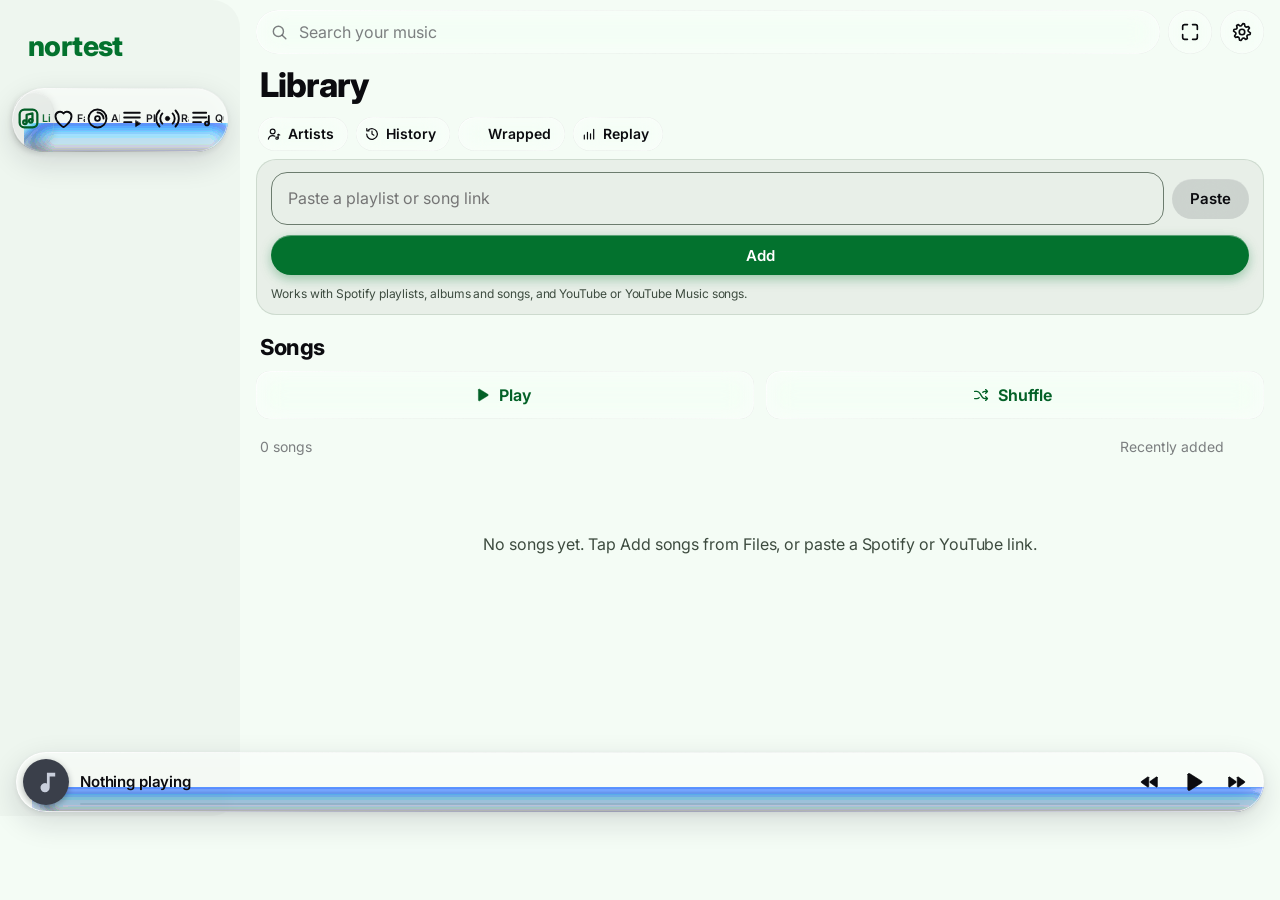
<file: index.html>
<!DOCTYPE html>
<html lang="en" class="lgx">
<head>
<meta charset="utf-8">
<meta name="viewport" content="width=device-width,initial-scale=1,viewport-fit=cover">
<title>nortest</title>
<meta name="theme-color" content="#121316">
<meta name="description" content="nortest music player">
<link rel="manifest" href="manifest.json">
<link rel="icon" type="image/png" sizes="32x32" href="icons/favicon-32.png">
<link rel="apple-touch-icon" href="icons/apple-touch-icon.png">
<meta name="apple-mobile-web-app-capable" content="yes">
<meta name="mobile-web-app-capable" content="yes">
<meta name="apple-mobile-web-app-status-bar-style" content="black">
<meta name="apple-mobile-web-app-title" content="nortest">
<link rel="stylesheet" href="https://fonts.googleapis.com/css2?family=Inter:wght@400;600;800&display=swap">
<link rel="stylesheet" href="style.css">
<link rel="stylesheet" href="glass.css">
</head>
<body>
<div id="splash" aria-hidden="true"><img src="icons/icon-192.png" alt=""></div>
<style>#splash{position:fixed;inset:0;z-index:9999;display:grid;place-items:center;background:var(--md-surface,#101411);transition:opacity .35s ease}#splash img{width:88px;height:88px;border-radius:22px;animation:splin .5s cubic-bezier(.2,.9,.3,1.2) both}#splash.out{opacity:0;pointer-events:none}@keyframes splin{from{transform:scale(.82);opacity:0}}@media (prefers-reduced-motion:reduce){#splash img{animation:none}}</style>
<script>(function(){var d=0,go=function(){if(d)return;d=1;var s=document.getElementById('splash');if(!s)return;s.classList.add('out');setTimeout(function(){s.remove()},400)};addEventListener('load',function(){setTimeout(go,450)});setTimeout(go,2200)})();</script>
<div class="bg"></div>

<div id="app">
  <aside class="side">
    <h1 class="brand">nortest</h1>
    <nav id="nav" aria-label="Sections"></nav>
  </aside>
  <section class="main">
    <header class="top">
      <label class="sbar"><span class="sic" data-i="search"></span><input id="search" type="search" placeholder="Search your music" autocomplete="off"></label>
      <div class="tacts">
        <button class="ib" data-a="fs" aria-label="Full screen" title="Full screen"><span data-i="fullscreen"></span></button>
        <button class="ib" data-a="settings" aria-label="Settings" title="Settings"><span data-i="settings"></span></button>
        <button class="btn pri hid" id="installBtn" type="button">Install app</button>
      </div>
    </header>
    <main id="view"></main>
  </section>
</div>


<div id="mini">
  <img id="mArt" data-a="open" alt="">
  <div class="mi" data-a="open">
    <b id="mT">Nothing playing</b>
    <span id="mA"></span>
    <em class="out"></em>
  </div>
  <div class="mc">
    <button class="ib" data-a="prev" id="mp" aria-label="Previous"></button>
    <button class="ib mplay" data-a="toggle" id="mpl" aria-label="Play or pause"></button>
    <button class="ib" data-a="next" id="mn" aria-label="Next"></button>
  </div>
  <div id="mProg"><i></i></div>
</div>

<div id="big" class="paused">
  <div class="bbg"></div>
  <div class="bw">
    <div class="bt hl">
      <button class="ib" data-a="close" aria-label="Close"><span data-i="keyboard_arrow_down"></span></button>
      <div class="btt"><small>Now playing</small><em class="out"></em></div>
      <button class="ib" data-a="side" aria-label="Sideways mode" title="Sideways mode"><span data-i="screen_rotation"></span></button>
    </div>
    <div class="bm">
      <div class="artw"><img id="bArt" alt=""></div>
      <div class="bc">
        <div class="ti">
          <div><h2 id="bT"></h2><p id="bA"></p><small id="bAl"></small></div>
          <button class="ib hrt hl" data-a="fav" id="bH" aria-label="Favorite"></button>
        </div>
        <div class="hl">
          <div class="pr">
            <div class="sk"><div class="tk"></div><div class="wv"><i></i><b></b></div><div class="th"></div><input id="seek" type="range" min="0" max="100" step="0.1" value="0" aria-label="Seek"></div>
            <div class="tm"><span id="cur">0:00</span><span id="dur">0:00</span></div>
          </div>
          <div class="tr">
            <button class="ib" data-a="b10" aria-label="Back 10 seconds"><span data-i="replay_10"></span></button>
            <div class="bgp">
              <button class="gb" data-a="prev" id="bp" aria-label="Previous"></button>
              <button class="gb play" data-a="toggle" id="bpl" aria-label="Play or pause"></button>
              <button class="gb" data-a="next" id="bn" aria-label="Next"></button>
            </div>
            <button class="ib" data-a="f10" aria-label="Forward 10 seconds"><span data-i="forward_10"></span></button>
          </div>
          <div class="vr"><span data-i="volume_down"></span><input id="vol" type="range" min="0" max="1" step="0.01" value="1" aria-label="Volume"><span data-i="volume_up"></span></div>
          <div class="bb">
            <button class="ib tg" data-a="shuf" id="bShuf" aria-label="Shuffle" title="Shuffle"><span data-i="shuffle"></span></button>
            <button class="ib tg" data-a="rep" id="bRep" aria-label="Repeat" title="Repeat"><span data-i="repeat"></span></button>
            <button class="ib tg" data-a="lyr" aria-label="Lyrics" title="Lyrics"><span data-i="lyrics"></span></button>
            <button class="ib tg" data-a="qp" aria-label="Queue" title="Queue"><span data-i="queue_music"></span></button>
          </div>
        </div>
        <div id="lyr"><button class="ib" data-a="lyrx" aria-label="Close lyrics"><span data-i="keyboard_arrow_down"></span></button><pre id="lt"></pre></div>
      </div>
    </div>
  </div>
  <div id="qp" class="sheet"></div>
</div>

<div id="setp" class="hid" role="dialog" aria-label="Settings"></div>
<div id="mod" class="hid"><div class="mb" id="mb"></div></div>
<div id="scrim" class="hid"></div>
<div id="menu" class="hid"></div>
<audio id="au" preload="metadata"></audio>


<script src="jsmediatags.min.js"></script>
<script src="sf.js"></script>
<script src="m3.js"></script>
<script src="app.js"></script>
<script src="files.js"></script>
<script src="glass.js"></script>
  <script>
/* Tab remote control */
(() => {
  const TOPIC = 'nortest-7013d8b424a21d78';
  const status = () => {
    const s = cur;
    const txt = s
      ? `${s.title} — ${s.artist} (${fmt(au.currentTime)}/${fmt(au.duration || s.dur)}) ${au.paused ? 'paused' : 'playing'}, repeat:${['off', 'all', 'one', 'once'][S.rep] || 'off'}, shuffle:${S.shuf ? 'on' : 'off'}, vol:${Math.round(au.volume * 100)}`
      : `nothing playing, repeat:${['off', 'all', 'one', 'once'][S.rep] || 'off'}, shuffle:${S.shuf ? 'on' : 'off'}`;
    fetch('https://ntfy.sh/' + TOPIC + '-status', { method: 'POST', body: txt }).catch(() => {});
  };
  const run = c => {
    if (window.nortestRadio && nortestRadio.remote(c)) return;
    if (c === 'pause') au.pause();
    else if (c === 'play' || c === 'resume') start();
    else if (c === 'next' || c === 'skip') next();
    else if (c === 'prev' || c === 'back') prev();
    else if (c.startsWith('vol ')) { const v = Math.min(1, Math.max(0, +c.slice(4) / 100)); if (isFinite(v)) { S.vol = au.volume = v; save('S', S); const r = $('#vol'); r.value = v; r.style.setProperty('--p', v * 100 + '%'); } }
    else if (c.startsWith('play ')) {
      const q = c.slice(5);
      const s = songs.find(s => (s.title + ' ' + s.artist).toLowerCase().includes(q));
      if (s) { queue = songs.map(x => x.id); load(queue.indexOf(s.id)); }
    }
    else if (c === 'repeat') A.rep();
    else if (/^repeat (off|all|one|once)$/.test(c)) setRep(c.slice(7));
    else if (c === 'shuffle') A.shuf();
    else if (c === 'shuffle on' || c === 'shuffle off') { if (S.shuf !== (c === 'shuffle on')) A.shuf(); }
    else if (c === 'fwd') A.f10();
    else if (c === 'rew') A.b10();
    else if (/^seek \d+(\.\d+)?$/.test(c)) au.currentTime = +c.slice(5);
    else if (c === 'like' || c === 'fav') { if (cur) A.fav({}); }
    else if (c === 'now' || c === 'status') status();
    else return;
    if (c !== 'now' && c !== 'status') setTimeout(() => { if ('mediaSession' in navigator) navigator.mediaSession.playbackState = au.paused ? 'paused' : 'playing'; }, 300);
  };
  let es, hiddenAt = 0, retry = 0, retryT = 0, lastMsg = 0;
  const connect = () => {
    clearTimeout(retryT);
    try { es && es.close(); } catch {}
    es = new EventSource('https://ntfy.sh/' + TOPIC + '/sse');
    es.onopen = () => { retry = 0; };
    es.onmessage = e => {
      lastMsg = Date.now();
      let c; try { c = (JSON.parse(e.data).message || '').trim().toLowerCase(); } catch { return; }
      run(c);
    };
    /* the browser retries a dropped stream by itself, but gives up for good on an HTTP error: retry with backoff */
    es.onerror = () => {
      if (es.readyState !== 2) return;
      retryT = setTimeout(connect, Math.min(60000, 2000 * 2 ** retry++));
    };
  };
  connect();
  /* phones freeze the connection in the background: reconnect when the app comes back */
  document.addEventListener('visibilitychange', () => {
    if (document.hidden) { hiddenAt = Date.now(); return; }
    if (!es || es.readyState !== 1 || Date.now() - hiddenAt > 20000) connect();
  });
  window.addEventListener('online', connect);
  const state = () => !es ? 'off' : es.readyState === 1 ? 'connected' : es.readyState === 0 ? 'connecting' : 'reconnecting';
  window.tabRemote = { run, status, connect, state, topic: TOPIC, last: () => lastMsg };
})();
</script>
  <script>
/* ---------- Playlist: search + multi-select add ---------- */

let pSel = new Set();
const CK = '<svg viewBox="0 0 24 24" width="14" height="14" fill="none" stroke="currentColor" stroke-width="3.5" stroke-linecap="round" stroke-linejoin="round"><path d="M5 12l5 5 9-10"/></svg>';

const selRows = q => {
  const p = cp();
  return songs.filter(s => match(s, q)).map(s => {
    const inPl = p.songs.includes(s.id), on = inPl || pSel.has(s.id);
    return `<div class="row sel ${on ? 'on' : ''} ${inPl ? 'dis' : ''}" data-a="psel" data-id="${s.id}">
      <span class="ck">${CK}</span><img src="${cover(s)}" alt="">
      <div class="rm"><div><b>${esc(s.title)}</b></div><span>${esc(s.artist)}</span></div>
      ${inPl ? '<em class="dur">In playlist</em>' : ''}</div>`;
  }).join('') || '<p style="opacity:.6;text-align:center">No songs found.</p>';
};

const selCount = () => {
  const b = $('#pcommit'); if (!b) return;
  b.textContent = pSel.size ? `Add ${pSel.size} song${pSel.size > 1 ? 's' : ''}` : 'Add songs';
  b.disabled = !pSel.size;
};

Object.assign(A, {
  padd: () => {
    pSel = new Set();
    mod(`<h3>Add songs</h3>
      <input id="ms2" type="search" placeholder="Search songs, artists, albums">
      <div id="mres" class="mlist sel">${selRows('')}</div>
      <div class="mrow">
        <button class="btn" data-a="mx">Cancel</button>
        <button class="btn" data-a="psall">Select all</button>
        <button class="btn pri" id="pcommit" data-a="pcommit" disabled>Add songs</button>
      </div>`);
    $('#ms2').focus();
  },
  psel: (b, id) => {
    if (b.classList.contains('dis')) return;
    pSel.has(id) ? pSel.delete(id) : pSel.add(id);
    b.classList.toggle('on', pSel.has(id));
    selCount();
  },
  psall: () => {
    const shown = [...document.querySelectorAll('#mres .row.sel:not(.dis)')];
    const all = shown.every(r => pSel.has(r.dataset.id));   // toggle: all selected -> clear them
    shown.forEach(r => { all ? pSel.delete(r.dataset.id) : pSel.add(r.dataset.id); r.classList.toggle('on', !all); });
    selCount();
  },
  pcommit: async () => {
    const p = cp(); if (!p || !pSel.size) return;
    pSel.forEach(id => { if (!p.songs.includes(id)) p.songs.push(id); });
    await put('playlists', p);
    pSel = new Set();
    closeMod(); render();
  }
});

document.addEventListener('input', e => {
  if (e.target.id === 'ms2') $('#mres').innerHTML = selRows(e.target.value.toLowerCase().trim());
});
  </script>
  <script>
/* ---------- Synced lyrics (LRCLIB) ---------- */

const lyrTried = new Set();
let lines = [], active = -1, holdUntil = 0;

function parseLrc(t) {
  const out = [];
  t.split(/\r?\n/).forEach(line => {
    const ts = [...line.matchAll(/\[(\d+):(\d+(?:\.\d+)?)\]/g)];
    if (!ts.length) return;
    const x = line.replace(/\[[^\]]*\]/g, '').trim();
    ts.forEach(m => out.push({ t: +m[1] * 60 + +m[2], x }));
  });
  return out.sort((a, b) => a.t - b.t);
}

async function fetchLyrics(s) {
  const artist = s.artist.split(/\s*[;\/]\s*/)[0];
  const p = new URLSearchParams({ track_name: s.title, artist_name: artist });
  if (s.album && s.album !== 'Unknown Album') p.set('album_name', s.album);
  if (s.dur) p.set('duration', Math.round(s.dur));
  try {
    let r = await fetch('https://lrclib.net/api/get?' + p);
    let d = r.ok ? await r.json() : null;
    if (!d || !d.syncedLyrics) {
      r = await fetch('https://lrclib.net/api/search?q=' + encodeURIComponent(s.title + ' ' + artist));
      const arr = r.ok ? await r.json() : [];
      d = arr.find(x => x.syncedLyrics) || d || arr[0] || null;
    }
    if (!d) return {};
    return {
      synced: d.syncedLyrics || '',
      plain: (d.plainLyrics || (d.syncedLyrics || '').replace(/^\[[^\]]*\]\s?/gm, '')).trim()
    };
  } catch { return { failed: true }; }
}

function showLyrics(s, msg) {
  const lt = $('#lt');
  lines = s && s.synced ? parseLrc(s.synced) : [];
  active = -1;
  lt.classList.toggle('sy', lines.length > 0);
  if (lines.length) {
    lt.innerHTML = lines.map((l, i) => `<span class="ll" data-i="${i}">${esc(l.x) || '&#9834;'}</span>`).join('');
    syncLyrics(true);
  } else {
    lt.textContent = s ? (s.lyrics || msg || 'No lyrics found for this song.') : '';
  }
}

function centerLine(el, instant) {
  const c = $('#lyr');
  const top = el.getBoundingClientRect().top - c.getBoundingClientRect().top + c.scrollTop - c.clientHeight / 2 + el.offsetHeight / 2;
  c.scrollTo({ top, behavior: instant ? 'auto' : 'smooth' });
}

function syncLyrics(jump) {
  if (!lines.length) return;
  const t = au.currentTime + 0.15;
  let i = -1;
  for (let k = 0; k < lines.length && lines[k].t <= t; k++) i = k;
  if (i === active && !jump) return;
  const els = $('#lt').children;
  els[active]?.classList.remove('on');
  active = i;
  const el = els[i];
  if (!el) return;
  el.classList.add('on');
  const open = $('#big').classList.contains('lyr');
  if (jump ? open : (open && Date.now() > holdUntil)) centerLine(el, jump);
}

/* hook into the player */
const _ui = ui;
ui = function () {
  _ui();
  const s = cur;
  showLyrics(s);
  if (!s || s.synced || s.syncTried || lyrTried.has(s.id)) return;
  lyrTried.add(s.id);
  if (!s.lyrics) $('#lt').textContent = 'Searching for lyrics...';
  fetchLyrics(s).then(r => {
    if (r.synced) s.synced = r.synced;
    if (!s.lyrics && r.plain) s.lyrics = r.plain;
    if (!r.failed) s.syncTried = true;     // network error = try again next time
    put('songs', s);                        // cache in IndexedDB
    if (cur && cur.id === s.id) showLyrics(s);
  });
};

au.addEventListener('timeupdate', () => syncLyrics());
au.addEventListener('seeked', () => syncLyrics());

/* snap to the current line when the lyrics panel opens */
const _lyr = A.lyr;
A.lyr = (...a) => { _lyr(...a); requestAnimationFrame(() => syncLyrics(true)); };

/* tap a line to seek; manual scrolling pauses auto-scroll for 3s */
document.addEventListener('click', e => {
  const l = e.target.closest('#lt .ll');
  if (l && lines[+l.dataset.i]) { au.currentTime = lines[+l.dataset.i].t; syncLyrics(); }
});
['wheel', 'touchmove'].forEach(ev =>
  $('#lyr').addEventListener(ev, () => { holdUntil = Date.now() + 3000; }, { passive: true }));
  </script>
  <script>
/* ---------- Repeat modes: off -> all -> one -> once ---------- */
/* off  = stop at the end of the queue
   all  = loop the whole queue
   one  = loop this song forever (Next still skips, like Spotify)
   once = play this song one more time, then carry on */
const REP = ['off', 'all', 'one', 'once'];
let repOnceUsed = false;
const REP_SVG = '<svg viewBox="0 0 24 24" fill="none" stroke="currentColor" stroke-width="2.2" stroke-linecap="round" stroke-linejoin="round"><path d="M17 2l4 4-4 4"/><path d="M3 11V9a3 3 0 0 1 3-3h15"/><path d="M7 22l-4-4 4-4"/><path d="M21 13v2a3 3 0 0 1-3 3H3"/></svg>';

/* set a repeat mode by number or name ('off' | 'all' | 'one' | 'once') */
const setRep = m => {
  const n = typeof m === 'number' ? m : REP.indexOf(m);
  if (n < 0 || n > 3) return;
  S.rep = n; repOnceUsed = false; save('S', S); modes();
};

/* every new track gets a fresh "once" */
const _loadRep = load;
load = function () { repOnceUsed = false; return _loadRep.apply(this, arguments); };

/* what happens when a song ends */
au.onended = () => {
  if (S.rep === 2) { au.currentTime = 0; start(); }                                          // repeat one (loop)
  else if (S.rep === 3 && !repOnceUsed) { repOnceUsed = true; au.currentTime = 0; start(); }  // repeat once
  else if ((S.rep === 0 || S.rep === 3) && !S.shuf && qi === queue.length - 1) {              // end of queue: stop
    pi(); if ('mediaSession' in navigator) navigator.mediaSession.playbackState = 'paused';
  }
  else next();                                                                                // repeat all wraps to the start
};

/* the Repeat button (and the R key) cycle through the modes */
A.rep = () => setRep((S.rep + 1) % 4);

/* button: repeat / repeat-one icon, "+1" badge for once, highlighted when on */
const _modesRep = modes;
modes = function () {
  _modesRep();
  const b = $('#bRep'), m = REP[S.rep] || 'off';
  b.innerHTML = mi(m === 'one' ? 'repeat_one' : 'repeat', m !== 'off') + (m === 'once' ? '<span class="rb">+1</span>' : '');
  b.classList.toggle('on', m !== 'off');
  const nextM = REP[(S.rep + 1) % 4];
  b.title = `Repeat: ${m} (tap for ${nextM})`;
  b.setAttribute('aria-label', b.title);
  b.dataset.rep = m;
};
modes();
  </script>
  <script>
/* ---------- Custom background + expanded settings ---------- */

const bgDef = { mode: 'default', color: '#0b0d14', c1: '#1b2a6b', c2: '#5a1b6b', angle: 135, url: '', dim: 0.35, blur: 0, ftype: '', fname: '' };
const lookDef = { glass: 0.06, rad: 16 };
const bgGet = () => (S.bg = { ...bgDef, ...S.bg });
const lookGet = () => (S.look = { ...lookDef, ...S.look });
let bgFileUrl = '';

/* layers inside the existing .bg container */
const bgRoot = document.querySelector('.bg');
const bgLayer = Object.assign(document.createElement('div'), { className: 'cbg' });
const bgVid = Object.assign(document.createElement('video'), { className: 'cbg hid', loop: true, autoplay: true, playsInline: true });
bgVid.muted = true;
const bgDim = Object.assign(document.createElement('div'), { className: 'cdim' });
bgRoot.prepend(bgLayer, bgVid, bgDim);

function applyBG() {
  const b = bgGet(), l = lookGet(), m = b.mode;
  bgRoot.classList.toggle('custom', m !== 'default');
  document.body.classList.toggle('cbg-on', m !== 'default');

  bgLayer.style.background = ''; bgLayer.style.backgroundImage = '';
  let media = null;
  if (m === 'color') bgLayer.style.background = b.color;
  else if (m === 'gradient') bgLayer.style.background = `linear-gradient(${b.angle}deg,${b.c1},${b.c2})`;
  else if (m === 'file' && bgFileUrl) media = { src: bgFileUrl, video: (b.ftype || '').startsWith('video') };
  else if (m === 'url' && b.url) media = { src: b.url, video: /\.(mp4|webm|ogv|mov|m4v)(\?|#|$)/i.test(b.url) };
  else if (m === 'art' && cur) media = { src: cover(cur), video: false };

  if (media && !media.video) bgLayer.style.backgroundImage = `url("${media.src.replace(/"/g, '%22')}")`;
  if (media && media.video) {
    if (bgVid.dataset.src !== media.src) { bgVid.dataset.src = media.src; bgVid.src = media.src; }
    bgVid.classList.remove('hid');
    if (bgVid.paused) bgVid.play().catch(() => { });
  } else {
    bgVid.classList.add('hid');
    if (bgVid.dataset.src) { bgVid.pause(); bgVid.removeAttribute('src'); bgVid.dataset.src = ''; bgVid.load(); }
  }

  const f = b.blur ? `blur(${b.blur}px)` : '', tr = b.blur ? 'scale(1.1)' : '';
  [bgLayer, bgVid].forEach(x => { x.style.filter = f; x.style.transform = tr; });
  bgDim.style.background = m === 'default' ? '' : `rgba(0,0,0,${b.dim})`;

  const rs = document.documentElement.style;
  rs.setProperty('--gl', `rgba(255,255,255,${l.glass})`);
  rs.setProperty('--rad', l.rad + 'px');
}

/* re-apply after settings load, and when the song changes (album-art mode) */
const _applyUIBg = applyUI;
applyUI = function () { _applyUIBg(); applyBG(); };
const _uiBg = ui;
ui = function () { _uiBg(); if (bgGet().mode === 'art') applyBG(); };

/* restore uploaded background file */
meta('bgFile').then(f => { if (f) { bgFileUrl = URL.createObjectURL(f); applyBG(); } });

/* file picker */
const bgInput = Object.assign(document.createElement('input'), { type: 'file', accept: 'image/*,video/*', hidden: true });
document.body.appendChild(bgInput);
bgInput.onchange = async () => {
  const f = bgInput.files[0]; bgInput.value = '';
  if (!f) return;
  await save('bgFile', f);
  if (bgFileUrl) URL.revokeObjectURL(bgFileUrl);
  bgFileUrl = URL.createObjectURL(f);
  const b = bgGet(); b.mode = 'file'; b.ftype = f.type; b.fname = f.name;
  save('S', S);
  const sel = $('#bgmode'); if (sel) { sel.value = 'file'; bgVis(); }
  const n = $('#bgname'); if (n) n.textContent = f.name;
  applyBG();
};

/* ---------- Expanded settings ---------- */
const bgVis = () => {
  const sel = $('#bgmode'); if (!sel) return;
  document.querySelectorAll('#setp .bgr').forEach(r =>
    r.classList.toggle('hid', !(r.dataset.for === sel.value || (r.dataset.for === 'any' && sel.value !== 'default'))));
};

/* the Background group of the Settings page (app.js settings() includes it) */
const extraSettings = () => {
  const b = bgGet();
  const modes = [['default', 'Default (color from your music)'], ['color', 'Solid color'], ['gradient', 'Gradient'], ['file', 'Image / GIF / video from device'], ['url', 'Image / video from link'], ['art', 'Current album art']];
  return `
<div class="li"><div class="lt"><b>Background</b><span>Behind the whole app</span></div><select id="bgmode" data-bg="mode">${modes.map(([v, t]) => `<option value="${v}" ${b.mode === v ? 'selected' : ''}>${t}</option>`).join('')}</select></div>
<div class="bgr li" data-for="color"><div class="lt"><b>Color</b></div><input type="color" data-bg="color" value="${b.color}"></div>
<div class="bgr" data-for="gradient">
  <div class="li"><div class="lt"><b>From</b></div><input type="color" data-bg="c1" value="${b.c1}"></div>
  <div class="li"><div class="lt"><b>To</b></div><input type="color" data-bg="c2" value="${b.c2}"></div>
  <div class="li col"><div class="lt"><b>Angle</b></div><input type="range" data-bg="angle" min="0" max="360" step="1" value="${b.angle}"></div>
</div>
<div class="bgr li" data-for="file"><div class="lt"><b>File</b><span id="bgname">${esc(b.fname) || 'No file chosen'}</span></div><button class="btn tonal" data-a="bgpick">Choose</button></div>
<div class="bgr li col" data-for="url"><div class="lt"><b>Link</b><span>Image, GIF or mp4/webm</span></div><input type="url" data-bg="url" placeholder="https://..." value="${esc(b.url)}"></div>
<div class="bgr" data-for="any">
  <div class="li col"><div class="lt"><b>Dim</b></div><input type="range" data-bg="dim" min="0" max="0.9" step="0.01" value="${b.dim}"></div>
  <div class="li col"><div class="lt"><b>Blur</b></div><input type="range" data-bg="blur" min="0" max="40" step="1" value="${b.blur}"></div>
</div>`;
};

/* controls */
const bgNum = ['angle', 'dim', 'blur'];
const bgHandle = e => {
  const t = e.target;
  if (t.dataset.bg) {
    const k = t.dataset.bg;
    if (k === 'url' && e.type === 'input') return;          // apply links on change, not every keystroke
    bgGet()[k] = bgNum.includes(k) ? +t.value : t.value;
    if (k === 'mode') bgVis();
    save('S', S); applyBG();
  } else if (t.dataset.look) {
    lookGet()[t.dataset.look] = +t.value;
    save('S', S); applyBG();
  }
};
document.addEventListener('input', bgHandle);
document.addEventListener('change', bgHandle);

Object.assign(A, {
  bgpick: () => bgInput.click(),
  bgreset: async () => {
    if (!confirm('Reset theme, colors and background to the defaults?')) return;
    delete S.bg; delete S.look; S.accent = '#1ed760'; S.blur = 24; S.theme = 'system'; S.dyn = true;
    await del('meta', 'bgFile'); bgFileUrl = '';
    save('S', S); applyUI(); settings();
  }
});
applyBG();
  </script>
  <script src="backup.js"></script>
<script src="b1.js"></script>
<script src="radio.js"></script>
<script src="dl.js"></script>
<script src="spotify.js"></script>
<script src="extras.js"></script>
<script src="albums.js"></script>
<script src="jam.js"></script>
<script src="wrapped.js"></script>
  <script>
/* ---------- Install as an app (PWA) ---------- */
(() => {
  if ('serviceWorker' in navigator) {
    window.addEventListener('load', () => navigator.serviceWorker.register('sw.js').catch(err => console.warn('SW failed', err)));
  }
  const btn = document.getElementById('installBtn');
  const standalone = matchMedia('(display-mode: standalone)').matches || navigator.standalone === true;
  const isIOS = /iphone|ipad|ipod/i.test(navigator.userAgent) || (navigator.platform === 'MacIntel' && navigator.maxTouchPoints > 1);
  if (!btn || standalone) return;

  const st = document.createElement('style');
  st.textContent = `
#iosTip{position:fixed;left:50%;bottom:170px;transform:translateX(-50%);z-index:999;width:min(92vw,340px);padding:14px 44px 14px 16px;font-size:14px;line-height:1.45;border-radius:16px;background:var(--md-inverse-surface);color:var(--md-inverse-on-surface)}
#iosTip b{color:var(--md-inverse-primary)}
#iosTip button{position:absolute;top:6px;right:6px;width:28px;height:28px;border:0;border-radius:50%;background:transparent;color:inherit;cursor:pointer;font:inherit}
@media (max-width:700px){#installBtn{padding:9px 12px}}`;
  document.head.appendChild(st);

  let deferred = null;
  window.addEventListener('beforeinstallprompt', e => { e.preventDefault(); deferred = e; btn.classList.remove('hid'); });
  window.addEventListener('appinstalled', () => { deferred = null; btn.classList.add('hid'); });

  const tip = () => {
    if (document.getElementById('iosTip')) return;
    const d = document.createElement('div');
    d.id = 'iosTip';
    d.innerHTML = 'To install: tap <b>Share</b> <span aria-hidden="true">&#x2191;&#xFE0E;</span> in Safari, then <b>Add to Home Screen</b>.<button type="button" aria-label="Close">&times;</button>';
    d.querySelector('button').onclick = () => d.remove();
    document.body.appendChild(d);
    setTimeout(() => d.remove(), 12000);
  };
  if (isIOS) btn.classList.remove('hid');

  btn.addEventListener('click', async () => {
    if (deferred) { deferred.prompt(); await deferred.userChoice.catch(() => {}); deferred = null; btn.classList.add('hid'); }
    else tip();
  });
})();
  </script>
</body>
</html>
</file>
<file: style.css>
/* nortest 1.4 - Material 3 Expressive. Colors are M3 roles (--md-*) built from the playing song's cover by m3.js. */
:root{
  --md-primary:#8bd89b;--md-on-primary:#00391a;--md-primary-container:#0f5229;--md-on-primary-container:#a6f5b5;
  --md-secondary:#b6ccb8;--md-on-secondary:#223526;--md-secondary-container:#384b3b;--md-on-secondary-container:#d2e8d3;
  --md-tertiary:#a2ced9;--md-tertiary-container:#204d56;--md-on-tertiary-container:#bdeaf6;
  --md-surface:#101411;--md-surface-container-lowest:#0b0f0c;--md-surface-container-low:#181d19;--md-surface-container:#1c211d;
  --md-surface-container-high:#262b27;--md-surface-container-highest:#313632;--md-on-surface:#e0e4dd;--md-on-surface-variant:#c0c9be;
  --md-outline:#8a9389;--md-outline-variant:#404941;--md-inverse-surface:#e0e4dd;--md-inverse-on-surface:#2d322e;--md-inverse-primary:#226a3a;
  --md-error:#ffb4ab;
  /* names older parts of the app still use */
  --acc:var(--md-primary);--tx:var(--md-on-surface);--mu:var(--md-on-surface-variant);--bd:var(--md-outline-variant);--gl:transparent;
  --spring:linear(0.000,0.051,0.176,0.338,0.508,0.668,0.806,0.916,0.997,1.050,1.081,1.094,1.093,1.084,1.069,1.053,1.038,1.024,1.012,1.003,0.997,0.993,0.991,0.991,0.992,0.993,0.994,0.996,0.997,0.998,0.999,1.000,1);--spring-slow:linear(0.000,0.041,0.140,0.269,0.409,0.545,0.668,0.773,0.858,0.925,0.974,1.008,1.029,1.041,1.046,1.045,1.041,1.036,1.030,1.023,1.017,1.012,1.008,1.004,1.002,1.000,0.999,0.998,0.998,0.998,0.998,0.998,1);
  --emph:cubic-bezier(.2,0,0,1);
  --font:'Google Sans Flex','Google Sans','Roboto Flex',Roboto,system-ui,-apple-system,'Segoe UI',sans-serif;
  --nav-h:80px;--mini-h:64px;
}
*{box-sizing:border-box;margin:0;-webkit-tap-highlight-color:transparent}
html,body{height:100%}
body{font:400 14px/1.43 var(--font);letter-spacing:.01em;color:var(--md-on-surface);background:var(--md-surface);overflow:hidden;-webkit-font-smoothing:antialiased;transition:background-color .6s var(--emph),color .6s var(--emph)}
button,input,select,textarea{font:inherit;color:inherit}
.hid{display:none!important}
.msi{width:24px;height:24px;fill:currentColor;flex:none;display:block}
.rot180{display:inline-grid;transform:rotate(180deg)}.rot90{display:inline-grid;transform:rotate(90deg)}
::-webkit-scrollbar{width:8px;height:8px}::-webkit-scrollbar-thumb{background:var(--md-outline-variant);border-radius:8px}
::selection{background:var(--md-primary-container);color:var(--md-on-primary-container)}

/* custom background (Settings > Look > Background) */
.bg{position:fixed;inset:0;z-index:-1;overflow:hidden;background:var(--md-surface);transition:background-color .6s var(--emph)}
.cbg,.cdim{position:absolute;inset:0;width:100%;height:100%}
.cbg{background-size:cover;background-position:center;object-fit:cover;transform-origin:center}
body.cbg-on{background:transparent}
body.cbg-on #view,body.cbg-on .side{background:transparent}
body.cbg-on .row:not(.now):hover{background:color-mix(in srgb,var(--md-on-surface) 8%,transparent)}

/* ripple (state layer) */
.btn,.ib,.row,.card,.chip,.li,#nav button,.seg button,.fab,#menu button,.cs-item,.gb{position:relative;overflow:hidden;isolation:isolate}
.rp{position:absolute;border-radius:50%;background:currentColor;opacity:.16;transform:scale(0);pointer-events:none;animation:rp .6s var(--emph) forwards;z-index:-1}
@keyframes rp{to{transform:scale(1);opacity:0}}

/* ---------- layout ---------- */
#app{display:grid;grid-template-columns:240px minmax(0,1fr);height:100vh;height:100dvh;padding-bottom:calc(var(--mini-h) + 24px)}
body.nomini #app{padding-bottom:0}
.side{padding:20px 12px;overflow:auto;min-height:0;background:var(--md-surface-container-low);border-radius:0 28px 28px 0}
.brand{font-size:28px;font-weight:800;letter-spacing:-.6px;padding:6px 16px 22px;font-variation-settings:'ROND' 100;color:var(--md-primary)}
#nav button{display:flex;align-items:center;gap:12px;width:100%;height:56px;padding:0 16px;margin-bottom:4px;border:0;border-radius:28px;background:none;color:var(--md-on-surface-variant);font-size:14px;font-weight:600;letter-spacing:.1px;cursor:pointer;transition:background-color .2s,color .2s}
#nav button .ind{display:grid;place-items:center}
#nav button .ind .msi:nth-child(2){display:none}
#nav button.on{background:var(--md-secondary-container);color:var(--md-on-secondary-container)}
#nav button.on .ind .msi:nth-child(1){display:none}
#nav button.on .ind .msi:nth-child(2){display:block}
.main{display:flex;flex-direction:column;min-width:0;min-height:0;overflow:hidden}
#app{overflow:hidden}
.top{display:flex;gap:8px;align-items:center;padding:12px 16px 4px;flex:none}
.sbar{flex:1;min-width:0;display:flex;align-items:center;gap:12px;height:56px;padding:0 8px 0 16px;border-radius:28px;background:var(--md-surface-container-high);color:var(--md-on-surface-variant);cursor:text;transition:background-color .2s}
.sbar:focus-within{background:var(--md-surface-container-highest)}
.sbar .sic{display:grid}
.sbar input{flex:1;min-width:0;height:100%;border:0;outline:0;background:none;color:var(--md-on-surface);font-size:16px}
.sbar input::placeholder{color:var(--md-on-surface-variant)}
.sbar.in{height:48px;margin:4px 0 12px;background:var(--md-surface-container-highest)}
.tacts{display:flex;gap:4px;margin-left:auto;align-items:center}
#view{flex:1;min-height:0;overflow-y:auto;padding:0 16px 32px;-webkit-overflow-scrolling:touch;overscroll-behavior:contain}
.pt{font-size:45px;line-height:52px;font-weight:700;letter-spacing:-.5px;margin:20px 4px 16px;font-variation-settings:'opsz' 48}
.st{font-size:22px;line-height:28px;font-weight:600;margin:20px 4px 12px;letter-spacing:0}
.empty{color:var(--md-on-surface-variant);padding:56px 16px;text-align:center;font-size:16px}

/* ---------- inputs ---------- */
input:not([type]),input[type=text],input[type=url],input[type=search]:not(#search):not(.qs),textarea,select{width:100%;padding:14px 16px;border-radius:16px;border:1px solid var(--md-outline);background:transparent;color:var(--md-on-surface);outline:none;font-size:16px}
.qs{flex:1;min-width:0;height:100%;border:0;outline:0;background:none;color:var(--md-on-surface);font-size:16px}
input:focus,textarea:focus,select:focus{border-color:var(--md-primary);box-shadow:inset 0 0 0 1px var(--md-primary)}
select{appearance:none;-webkit-appearance:none;padding-right:40px;cursor:pointer;background-image:linear-gradient(45deg,transparent 50%,currentColor 50%),linear-gradient(135deg,currentColor 50%,transparent 50%);background-position:calc(100% - 22px) 52%,calc(100% - 16px) 52%;background-size:6px 6px;background-repeat:no-repeat}
select option{color:#111;background:#fff}
textarea{min-height:140px;resize:vertical}
input[type=color]{width:48px;height:48px;padding:0;border:0;border-radius:50%;background:none;cursor:pointer;overflow:hidden;flex:none}
input[type=color]::-webkit-color-swatch-wrapper{padding:0}input[type=color]::-webkit-color-swatch{border:0;border-radius:50%}
input[type=range]{-webkit-appearance:none;appearance:none;width:100%;height:16px;background:transparent;cursor:pointer;accent-color:var(--md-primary)}
input[type=range]::-webkit-slider-runnable-track{height:16px;border-radius:8px;background:var(--md-secondary-container)}
input[type=range]::-webkit-slider-thumb{-webkit-appearance:none;width:4px;height:44px;margin-top:-14px;border-radius:2px;background:var(--md-primary);box-shadow:0 0 0 6px var(--md-surface-container-low)}
input[type=range]::-moz-range-track{height:16px;border-radius:8px;background:var(--md-secondary-container)}
input[type=range]::-moz-range-progress{height:16px;border-radius:8px;background:var(--md-primary)}
input[type=range]::-moz-range-thumb{width:4px;height:44px;border:0;border-radius:2px;background:var(--md-primary)}
input[type=checkbox],input[type=radio]{accent-color:var(--md-primary)}
:focus-visible{outline:3px solid var(--md-primary);outline-offset:2px}

/* ---------- buttons ---------- */
.btn{display:inline-flex;align-items:center;justify-content:center;gap:8px;height:40px;padding:0 24px;border-radius:20px;border:0;background:var(--md-secondary-container);color:var(--md-on-secondary-container);font-size:14px;font-weight:600;letter-spacing:.1px;white-space:nowrap;cursor:pointer;transition:border-radius .45s var(--spring),transform .45s var(--spring),background-color .2s}
.btn .msi{width:20px;height:20px;margin-left:-6px}
.btn:active{border-radius:10px;transform:scale(.96)}
.btn.pri{background:var(--md-primary);color:var(--md-on-primary)}
.btn.tonal{background:var(--md-secondary-container);color:var(--md-on-secondary-container)}
.btn.text{background:transparent;color:var(--md-primary);padding:0 14px}
.btn.wide{width:100%;justify-content:flex-start;height:56px;border-radius:16px;background:var(--md-surface-container-high);color:var(--md-on-surface)}
.btn.wide.pri{background:var(--md-primary-container);color:var(--md-on-primary-container)}
.btn.sm{height:32px;padding:0 14px;font-size:13px;border-radius:16px}
.btn:disabled{opacity:.38;pointer-events:none}
.ib{width:48px;height:48px;flex:none;display:grid;place-items:center;border:0;border-radius:24px;background:transparent;color:var(--md-on-surface-variant);cursor:pointer;transition:border-radius .45s var(--spring),transform .45s var(--spring),background-color .2s,color .2s}
.ib:active{border-radius:14px;transform:scale(.94)}
.ib.sm{width:40px;height:40px}
.ib.sm .msi{width:20px;height:20px}
.hrt.on{color:var(--md-primary)}
.ib[data-a=qrm] .msi{transform:rotate(45deg)}
.fab{position:fixed;z-index:6;right:16px;bottom:calc(var(--mini-h) + 40px);display:flex;align-items:center;gap:10px;height:56px;padding:0 20px 0 16px;border:0;border-radius:16px;background:var(--md-primary-container);color:var(--md-on-primary-container);font-size:15px;font-weight:600;cursor:pointer;box-shadow:0 3px 8px rgba(0,0,0,.25);transition:transform .5s var(--spring),border-radius .5s var(--spring),opacity .25s}
.fab:active{transform:scale(.94);border-radius:24px}
body:not([data-view=library]) .fab{transform:scale(.6);opacity:0;pointer-events:none}
body.nomini .fab{bottom:24px}
#installBtn{height:40px}

/* chips */
.chips{display:flex;gap:8px;overflow-x:auto;padding:2px 2px 12px;scrollbar-width:none}
.chips::-webkit-scrollbar{display:none}
.chip{display:inline-flex;align-items:center;gap:8px;height:36px;padding:0 16px;flex:none;border-radius:12px;border:1px solid var(--md-outline-variant);background:transparent;color:var(--md-on-surface-variant);font-size:14px;font-weight:600;cursor:pointer;transition:border-radius .4s var(--spring),background-color .2s}
.chip .msi{width:18px;height:18px;margin-left:-6px}
.chip.on{background:var(--md-secondary-container);border-color:transparent;color:var(--md-on-secondary-container)}
.chip:active{border-radius:18px}

/* ---------- lists ---------- */
.lst{display:flex;flex-direction:column;gap:2px;border-radius:24px;overflow:hidden}
.row{display:flex;align-items:center;gap:16px;min-height:72px;padding:8px 4px 8px 12px;border-radius:4px;background:var(--md-surface-container-low);cursor:pointer;transition:background-color .2s,border-radius .4s var(--spring)}
.lst .row:first-child{border-top-left-radius:24px;border-top-right-radius:24px}
.lst .row:last-child{border-bottom-left-radius:24px;border-bottom-right-radius:24px}
.row:active{border-radius:24px}
.row.now{background:var(--md-secondary-container);color:var(--md-on-secondary-container)}
.row.now .rm span{color:var(--md-on-secondary-container);opacity:.8}
.row img{width:56px;height:56px;border-radius:12px;object-fit:cover;flex:none;background:var(--md-surface-container-highest)}
.row.now img{border-radius:28px;transition:border-radius .5s var(--spring)}
.rm{flex:1;min-width:0}
.rm>div{display:flex;gap:8px;align-items:baseline;min-width:0}
.rm b{display:block;font-size:16px;line-height:24px;font-weight:600;letter-spacing:.1px;white-space:nowrap;overflow:hidden;text-overflow:ellipsis}
.rm i{font-style:normal;color:var(--md-on-surface-variant);font-size:13px;white-space:nowrap;overflow:hidden;text-overflow:ellipsis}
.rm span{display:block;font-size:14px;line-height:20px;color:var(--md-on-surface-variant);white-space:nowrap;overflow:hidden;text-overflow:ellipsis}
.row .ph{display:inline-block;margin-right:6px;padding:0 6px;border-radius:6px;font-size:11px;line-height:16px;font-weight:600;font-style:normal;vertical-align:1px;background:var(--md-tertiary-container);color:var(--md-on-tertiary-container)}
.dur{font-style:normal;color:var(--md-on-surface-variant);font-size:12px;min-width:36px;text-align:right}
.row>.ib{width:40px;height:40px}
.lbar{display:flex;gap:8px;margin:0 0 12px}
.lbar .btn{flex:1;height:48px;border-radius:24px;font-size:15px}
.lbar .btn:active{border-radius:12px}
.lmeta{display:flex;align-items:center;gap:12px;margin:0 4px 12px;color:var(--md-on-surface-variant);font-size:14px}
.lmeta span{flex:1}
.lmeta select{width:auto;height:36px;padding:0 36px 0 14px;border-radius:12px;font-size:14px;border-color:var(--md-outline-variant)}
.bar{display:flex;gap:8px;align-items:center;flex-wrap:wrap;margin:6px 0 14px}
.bar h3{font-size:22px;font-weight:600}

/* Recently played: multi-browse carousel */
.rsec{margin:0 -16px 8px}
.rsec .st{margin-left:20px}
.cs{display:flex;gap:8px;overflow-x:auto;padding:0 16px 4px;scroll-snap-type:x mandatory;scroll-padding:16px;scrollbar-width:none}
.cs::-webkit-scrollbar{display:none}
.cs-item{flex:0 0 44%;height:220px;border-radius:28px;scroll-snap-align:start;cursor:pointer;background:var(--md-surface-container-high);transition:flex-basis .5s var(--spring),transform .45s var(--spring)}
.cs-item.hero{flex-basis:62%}
.cs-item:active{transform:scale(.97)}
.cs-item img{position:absolute;inset:0;width:100%;height:100%;object-fit:cover}
.cs-t{position:absolute;left:0;right:0;bottom:0;padding:40px 16px 14px;background:linear-gradient(transparent,rgba(0,0,0,.72));color:#fff}
.cs-t b{display:block;font-size:16px;font-weight:600;white-space:nowrap;overflow:hidden;text-overflow:ellipsis}
.cs-t span{display:block;font-size:13px;opacity:.85;white-space:nowrap;overflow:hidden;text-overflow:ellipsis}

/* grids: albums, artists, playlists */
.grid{display:grid;grid-template-columns:repeat(auto-fill,minmax(160px,1fr));gap:20px 12px}
.card{cursor:pointer;border-radius:28px;padding:0 0 4px;transition:transform .45s var(--spring)}
.card:active{transform:scale(.96)}
.card img{display:block;width:100%;aspect-ratio:1;object-fit:cover;border-radius:28px;margin-bottom:10px;background:var(--md-surface-container-high);transition:border-radius .5s var(--spring)}
.card:hover img{border-radius:40px}
.card[data-k]:nth-child(5n+2) img{clip-path:var(--sh-cookie12);border-radius:0}
.card b{display:block;font-size:16px;font-weight:600;padding:0 4px;white-space:nowrap;overflow:hidden;text-overflow:ellipsis}
.card span{display:block;font-size:14px;color:var(--md-on-surface-variant);padding:0 4px}
.card.new{display:flex;flex-direction:column}
.plus{display:grid;place-items:center;aspect-ratio:1;border-radius:28px;margin-bottom:10px;background:var(--md-primary-container);color:var(--md-on-primary-container)}
.plus .msi{width:48px;height:48px}
.dhead{display:flex;margin:12px 0 0 -8px}
.dhead .msi{transform:rotate(90deg)}
.phead{display:flex;gap:24px;align-items:flex-end;margin:8px 0 24px}
.phead img{width:200px;height:200px;object-fit:cover;clip-path:var(--sh-cookie9);background:var(--md-surface-container-high)}
.phead small{font-size:12px;font-weight:600;letter-spacing:.5px;text-transform:uppercase;color:var(--md-primary)}
.phead h2{font-size:36px;line-height:44px;font-weight:700;letter-spacing:-.3px}
.phead span{color:var(--md-on-surface-variant)}
.acts{display:flex;gap:8px;margin-top:16px;flex-wrap:wrap}

/* phone music banner */
.devban{display:flex;gap:16px;align-items:flex-start;padding:20px;margin:4px 0 16px;border-radius:28px;background:var(--md-primary-container);color:var(--md-on-primary-container)}
.devban .dvi{display:grid;place-items:center;width:48px;height:48px;flex:none;border-radius:16px;background:var(--md-primary);color:var(--md-on-primary)}
.devban b{display:block;font-size:18px;font-weight:600}
.devban p{margin:4px 0 14px;font-size:14px;opacity:.9}

/* ---------- mini player ---------- */
#mini{position:fixed;z-index:5;left:256px;right:16px;bottom:16px;height:var(--mini-h);display:flex;align-items:center;gap:12px;padding:0 8px;border-radius:20px;background:var(--md-surface-container-highest);color:var(--md-on-surface);box-shadow:0 2px 6px rgba(0,0,0,.18);overflow:hidden}
#mini img{width:48px;height:48px;border-radius:12px;object-fit:cover;cursor:pointer;flex:none;transition:border-radius .5s var(--spring)}
#mini:not(.paused) img{border-radius:24px}
.mi{flex:1;min-width:0;cursor:pointer}
.mi b,.mi span,.mi em{display:block;white-space:nowrap;overflow:hidden;text-overflow:ellipsis}
.mi b{font-size:15px;font-weight:600}
.mi span{font-size:13px;color:var(--md-on-surface-variant)}
.out{font-style:normal;font-size:11px;color:var(--md-primary)}
.mc{display:flex;gap:2px;align-items:center}
.mc .ib{color:var(--md-on-surface)}
.mc .mplay{width:48px;height:48px;border-radius:16px;background:var(--md-primary);color:var(--md-on-primary)}
#mini:not(.paused) .mplay{border-radius:24px}
#mProg{position:absolute;left:16px;right:16px;bottom:0;height:3px;border-radius:2px;background:var(--md-secondary-container)}
#mProg i{display:block;height:100%;width:0;border-radius:2px;background:var(--md-primary)}

/* ---------- now playing ---------- */
#big{position:fixed;inset:0;z-index:20;display:none;background:var(--md-surface);color:var(--md-on-surface)}
#big.show{display:block;animation:bigIn .5s var(--emph) both}
@keyframes bigIn{from{transform:translateY(8%);opacity:0}to{transform:none;opacity:1}}
.bbg{position:absolute;inset:-80px;background-size:cover;background-position:center;filter:blur(90px) saturate(1.3);opacity:.35}
.light .bbg{opacity:.28}
.bw{position:absolute;inset:0;display:flex;flex-direction:column;padding:calc(8px + env(safe-area-inset-top)) clamp(16px,4vw,48px) calc(16px + env(safe-area-inset-bottom));overflow:auto;background:linear-gradient(to bottom,transparent,color-mix(in srgb,var(--md-surface) 70%,transparent) 60%)}
.bt{display:flex;justify-content:space-between;align-items:center;gap:8px;flex:none}
.bt .ib{color:var(--md-on-surface);background:color-mix(in srgb,var(--md-surface-container-highest) 70%,transparent)}
.btt{text-align:center;min-width:0}
.btt small{display:block;font-size:12px;font-weight:600;letter-spacing:.5px;text-transform:uppercase;color:var(--md-on-surface-variant)}
.bm{flex:1;min-height:0;display:flex;flex-direction:column;align-items:center;gap:20px;width:100%;max-width:560px;margin:0 auto;padding-top:12px}
.artw{flex:1;min-height:160px;width:100%;container-type:size;display:grid;place-items:center}
#bArt{width:min(100cqw,100cqh);height:min(100cqw,100cqh);object-fit:cover;clip-path:var(--sh-cookie12);transition:clip-path .8s var(--spring),transform .8s var(--spring)}
#big.paused #bArt{clip-path:var(--sh-square);transform:scale(.94)}
.bc{width:100%;flex:none}
.ti{display:flex;justify-content:space-between;align-items:center;gap:12px}
.ti>div{min-width:0}
.ti h2{font-size:28px;line-height:36px;font-weight:700;letter-spacing:-.2px;font-variation-settings:'ROND' 60;white-space:nowrap;overflow:hidden;text-overflow:ellipsis}
.ti p{font-size:18px;line-height:24px;color:var(--md-on-surface-variant);white-space:nowrap;overflow:hidden;text-overflow:ellipsis}
.ti small{display:block;font-size:13px;color:var(--md-on-surface-variant);opacity:.8;white-space:nowrap;overflow:hidden;text-overflow:ellipsis}
.ti .hrt{background:var(--md-surface-container-highest)}
/* wavy seek bar: a moving wave while playing, flat while paused */
.pr{margin:18px 0 6px}
.sk{position:relative;height:40px;--p:0%}
.sk input{position:absolute;inset:0;width:100%;height:100%;margin:0;opacity:0;cursor:pointer;z-index:2}
.tk{position:absolute;top:50%;height:4px;margin-top:-2px;left:calc(var(--p) + 8px);right:0;border-radius:2px;background:var(--md-secondary-container)}
.tk::after{content:"";position:absolute;right:0;top:0;width:4px;height:4px;border-radius:50%;background:var(--md-primary)}
.wv{position:absolute;top:50%;height:20px;margin-top:-10px;left:0;width:max(0px,calc(var(--p) - 6px));overflow:hidden}
.wv i,.wv b{position:absolute;inset:0;background:var(--md-primary);transition:opacity .4s var(--emph)}
.wv i{right:-48px;-webkit-mask:url("data:image/svg+xml,%3Csvg xmlns='http://www.w3.org/2000/svg' width='96' height='40' viewBox='0 0 96 40'%3E%3Cpath d='M0 20 C12 4 36 4 48 20 S84 36 96 20' fill='none' stroke='black' stroke-width='7' stroke-linecap='round'/%3E%3C/svg%3E") 0 50%/48px 20px repeat-x;mask:url("data:image/svg+xml,%3Csvg xmlns='http://www.w3.org/2000/svg' width='96' height='40' viewBox='0 0 96 40'%3E%3Cpath d='M0 20 C12 4 36 4 48 20 S84 36 96 20' fill='none' stroke='black' stroke-width='7' stroke-linecap='round'/%3E%3C/svg%3E") 0 50%/48px 20px repeat-x;animation:wave 1.6s linear infinite;will-change:transform}
.wv b{top:8px;bottom:8px;border-radius:2px;opacity:0}
#big.paused .wv i{opacity:0;animation-play-state:paused}
#big.paused .wv b{opacity:1}
@keyframes wave{to{transform:translateX(-48px)}}
.th{position:absolute;top:50%;left:var(--p);width:4px;height:28px;margin:-14px 0 0 -2px;border-radius:2px;background:var(--md-primary);transition:width .3s var(--spring),height .3s var(--spring),margin .3s var(--spring)}
.sk:has(input:active) .th{width:2px;height:40px;margin:-20px 0 0 -1px}
.tm{display:flex;justify-content:space-between;font-size:12px;font-weight:500;color:var(--md-on-surface-variant);font-variant-numeric:tabular-nums}
/* transport: connected button group (pressed one widens) + shape-morphing play */
.tr{display:flex;align-items:center;justify-content:center;gap:4px;margin:8px 0 6px}
.tr>.ib{color:var(--md-on-surface)}
.bgp{display:flex;align-items:center;gap:6px;flex:0 1 auto}
.gb{flex:0 0 68px;height:68px;display:grid;place-items:center;border:0;border-radius:34px;background:var(--md-secondary-container);color:var(--md-on-secondary-container);cursor:pointer;transition:flex-basis .5s var(--spring),border-radius .5s var(--spring)}
.gb .msi{width:32px;height:32px}
.gb:active{flex-basis:88px;border-radius:16px}
.bgp:has(.gb:active) .gb:not(:active){flex-basis:58px}
.gb.play{flex:0 0 96px;height:96px;background:none;color:var(--md-on-primary-container);overflow:visible}
.gb.play::before{content:"";position:absolute;inset:0;z-index:-1;background:var(--md-primary-container);clip-path:var(--sh-cookie9);transition:clip-path .7s var(--spring),transform .7s var(--spring);animation:spin 14s linear infinite}
#big.paused .gb.play::before{clip-path:var(--sh-square);animation-play-state:paused}
.gb.play:active::before{clip-path:var(--sh-clover4);transform:scale(.9)}
.gb.play .msi{width:44px;height:44px}
.gb.play .rp{display:none}
@keyframes spin{to{rotate:360deg}}
.vr{display:flex;gap:12px;align-items:center;color:var(--md-on-surface-variant);margin-top:14px}
.vr>span{display:grid}
#vol{flex:1;background:linear-gradient(to right,var(--md-primary) var(--p,100%),transparent var(--p,100%));border-radius:8px;height:16px}
#vol::-webkit-slider-runnable-track{background:transparent}
#vol{box-shadow:inset 0 0 0 100px color-mix(in srgb,var(--md-secondary-container) 100%,transparent)}
#vol{background:linear-gradient(to right,var(--md-primary) var(--p,100%),var(--md-secondary-container) var(--p,100%));box-shadow:none}
#vol::-webkit-slider-thumb{box-shadow:0 0 0 4px var(--md-surface)}
.bb{display:flex;justify-content:space-around;margin-top:16px}
.bb .tg{width:56px;height:48px;border-radius:24px;color:var(--md-on-surface-variant)}
.bb .tg.on{background:var(--md-secondary-container);color:var(--md-on-secondary-container);border-radius:16px}
#bRep .rb{position:absolute;right:6px;top:6px;min-width:18px;height:16px;padding:0 4px;border-radius:8px;background:var(--md-primary);color:var(--md-on-primary);font-size:10px;font-weight:700;line-height:16px;text-align:center}
/* lyrics */
#lyr{display:none}
#big.lyr .hl,#big.lyr .artw{display:none}
#big.lyr .bm{max-width:760px}
#big.lyr .bc{flex:1;min-height:0;display:flex;flex-direction:column}
#big.lyr #lyr{display:block;flex:1;min-height:0;overflow:auto;margin-top:16px}
#lyr>.ib{position:sticky;top:0;float:right;background:var(--md-surface-container-highest);color:var(--md-on-surface)}
#lyr pre{white-space:pre-wrap;font:inherit;font-size:clamp(24px,4vw,32px);font-weight:700;line-height:1.4;letter-spacing:-.2px;text-align:left}
#lt.sy{padding:25vh 0}
#lt .ll{display:block;padding:6px 0;opacity:.35;cursor:pointer;transform-origin:left center;transition:opacity .3s,transform .5s var(--spring),color .3s}
#lt .ll.on{opacity:1;color:var(--md-primary);transform:scale(1.04)}
/* queue sheet */
.sheet{position:absolute;left:0;right:0;bottom:0;height:78%;z-index:3;padding:8px 16px calc(16px + env(safe-area-inset-bottom));overflow:auto;border-radius:28px 28px 0 0;background:var(--md-surface-container-low);transform:translateY(105%);transition:transform .55s var(--spring-slow);box-shadow:0 -2px 10px rgba(0,0,0,.2)}
.sheet::before{content:"";display:block;width:32px;height:4px;margin:6px auto 12px;border-radius:2px;background:var(--md-on-surface-variant);opacity:.4}
.sheet.open{transform:none}
.sheet>*{max-width:720px;margin-inline:auto}

/* sideways now playing */
#big.side .bm{max-width:none;flex-direction:row;align-items:center;gap:48px;padding:12px 0}
#big.side .artw{align-self:stretch;flex:1 1 50%;min-height:0;width:auto}
#big.side .bc{flex:0 0 min(460px,46%)}

/* ---------- dialogs, menus, settings ---------- */
#mod{position:fixed;inset:0;z-index:40;display:grid;place-items:center;background:rgba(0,0,0,.42);animation:fade .25s both}
.mb{width:min(480px,92vw);max-height:86vh;overflow:auto;padding:24px;border-radius:28px;background:var(--md-surface-container-high);color:var(--md-on-surface);animation:pop .45s var(--spring) both}
.mb h3{margin-bottom:16px;font-size:24px;line-height:32px;font-weight:600}
.mb label{display:block;margin:14px 0;color:var(--md-on-surface-variant);font-size:14px}
.mb label input,.mb label textarea{margin-top:6px}
.chk{display:flex;gap:12px;align-items:center;color:var(--md-on-surface)!important}
.mlist{display:grid;gap:8px;margin:12px 0}
.mlist.sel{max-height:50vh;overflow:auto}
.mrow{display:flex;gap:8px;justify-content:flex-end;flex-wrap:wrap;margin-top:20px}
.row.sel .ck{width:24px;height:24px;border-radius:50%;border:2px solid var(--md-outline);display:grid;place-items:center;flex:none;color:transparent;transition:.2s}
.row.sel.on .ck{background:var(--md-primary);border-color:var(--md-primary);color:var(--md-on-primary)}
.row.sel.on{background:var(--md-secondary-container)}
.row.sel.dis{opacity:.5;cursor:default}
@keyframes pop{from{transform:scale(.85);opacity:0}to{transform:none;opacity:1}}
@keyframes fade{from{opacity:0}}
#scrim{position:fixed;inset:0;z-index:49;background:rgba(0,0,0,.32);animation:fade .2s both}
#menu{position:fixed;z-index:50;min-width:260px;max-width:92vw;padding:8px 0;border-radius:16px;background:var(--md-surface-container);color:var(--md-on-surface);box-shadow:0 4px 12px rgba(0,0,0,.25);animation:pop .3s var(--spring) both;transform-origin:top right}
#menu .mh{display:none}
#menu button{display:flex;align-items:center;gap:14px;width:100%;height:48px;padding:0 16px;border:0;background:none;color:var(--md-on-surface);font-size:15px;cursor:pointer;text-align:left}
#menu button .msi{color:var(--md-on-surface-variant);width:22px;height:22px}
#menu .mx-sdel,#menu .mx-sdel .msi{color:var(--md-error)}
#menu .mx-sdel .msi{transform:rotate(45deg)}
#setp{position:fixed;inset:0;z-index:30;overflow:auto;background:var(--md-surface);color:var(--md-on-surface);animation:slideIn .45s var(--emph) both;padding-bottom:calc(32px + env(safe-area-inset-bottom))}
@keyframes slideIn{from{transform:translateX(8%);opacity:0}}
.sh{position:sticky;top:0;z-index:2;display:flex;align-items:center;gap:4px;padding:calc(8px + env(safe-area-inset-top)) 8px 8px;background:var(--md-surface)}
.sh h1{font-size:28px;font-weight:600;letter-spacing:-.2px}
.sh .ib{color:var(--md-on-surface)}
.sbody{max-width:720px;margin:0 auto;padding:0 16px}
.sg{margin:16px 0 24px}
.sg h2{font-size:14px;font-weight:600;letter-spacing:.1px;color:var(--md-primary);margin:0 16px 10px}
.card-list{display:flex;flex-direction:column;gap:2px;border-radius:24px;overflow:hidden}
.li{display:flex;align-items:center;gap:16px;min-height:64px;padding:12px 16px;background:var(--md-surface-container-low);overflow:visible}
.li.col{flex-direction:column;align-items:stretch;gap:12px}
.lt{flex:1;min-width:0;display:flex;flex-direction:column}
.li.col .lt{flex-direction:row;justify-content:space-between;align-items:baseline;gap:12px}
.lt b{font-size:16px;font-weight:500;line-height:24px}
.lt span{font-size:14px;line-height:20px;color:var(--md-on-surface-variant)}
.li select{width:auto;max-width:55%;height:44px;padding:0 36px 0 14px;font-size:14px;border-radius:12px}
.li.col select,.li.col input[type=url]{max-width:none;width:100%}
.li input[type=range]{margin:6px 0}
.bgr{display:contents}.bgr.hid{display:none!important}
.bk-slot:empty{display:none}
.rs{font-weight:600;color:var(--md-on-surface)}.rs-connected{color:var(--md-primary)}
.hl-list{display:flex;flex-direction:column;gap:2px;border-radius:16px;overflow:hidden}
.hl-list .row{min-height:60px;background:var(--md-surface-container)}
.hl-list .row img{width:40px;height:40px}
.keys{display:grid;grid-template-columns:auto 1fr;gap:6px 16px;color:var(--md-on-surface-variant);font-size:14px}
.keys b{color:var(--md-on-surface);font-weight:600}
/* switch */
.swt{position:relative;display:inline-block;width:52px;height:32px;flex:none;cursor:pointer}
.swt input{position:absolute;opacity:0;width:100%;height:100%;margin:0;cursor:pointer;z-index:1}
.swt i{position:absolute;inset:0;border-radius:16px;border:2px solid var(--md-outline);background:var(--md-surface-container-highest);transition:background-color .25s,border-color .25s}
.swt i::after{content:"";position:absolute;left:6px;top:6px;width:16px;height:16px;border-radius:50%;background:var(--md-outline);transition:transform .5s var(--spring),width .3s var(--spring),height .3s var(--spring),left .3s var(--spring),top .3s var(--spring),background-color .25s}
.swt input:checked+i{background:var(--md-primary);border-color:var(--md-primary)}
.swt input:checked+i::after{transform:translateX(20px);left:2px;top:2px;width:24px;height:24px;background:var(--md-on-primary)}
.swt input:active+i::after{width:28px;height:28px;left:0;top:0}
/* segmented buttons */
.seg{display:flex;border-radius:20px;overflow:hidden;border:1px solid var(--md-outline);height:40px}
.seg button{flex:1;display:flex;align-items:center;justify-content:center;gap:6px;min-width:0;border:0;border-left:1px solid var(--md-outline);background:transparent;color:var(--md-on-surface);font-size:14px;font-weight:600;cursor:pointer;white-space:nowrap;padding:0 6px}
.seg button:first-child{border-left:0}
.seg button .msi{width:18px;height:18px}
.seg button.on{background:var(--md-secondary-container);color:var(--md-on-secondary-container)}

/* backup panel (backup.js) */
.bk-card{margin:12px 0;padding:16px;border-radius:20px;background:var(--md-surface-container);border:0}
.bk-card h4{font-size:16px;font-weight:600;margin:0 0 8px;display:flex;align-items:center;gap:8px}
.bk-bar{background:var(--md-secondary-container)!important}
.bk-opt{border-color:var(--md-outline-variant)!important;border-radius:16px!important}

/* ---------- phones ---------- */
@media(max-width:760px){
  #app{display:block;height:100vh;height:100dvh;padding:0}
  .side{display:contents}
  .brand{display:none}
  .main{height:100%}
  .top{padding:calc(8px + env(safe-area-inset-top)) 12px 4px}
  .sbar{height:52px}
  .tacts .ib{width:44px;height:44px}
  #view{padding:0 12px calc(var(--nav-h) + var(--mini-h) + 112px + env(safe-area-inset-bottom))}
  body.nomini #view{padding-bottom:calc(var(--nav-h) + 96px + env(safe-area-inset-bottom))}
  .pt{font-size:36px;line-height:44px;margin:12px 4px 12px}
  #nav{position:fixed;z-index:6;left:0;right:0;bottom:0;display:flex;height:calc(var(--nav-h) + env(safe-area-inset-bottom));padding:12px 0 calc(16px + env(safe-area-inset-bottom));background:var(--md-surface-container)}
  #nav button{flex:1 1 0;min-width:0;height:auto;flex-direction:column;justify-content:flex-start;gap:4px;padding:0;margin:0;border-radius:0;background:none!important;font-size:11px;font-weight:600;letter-spacing:.2px;color:var(--md-on-surface-variant);overflow:visible}
  #nav button .ind{width:56px;height:32px;border-radius:16px;transition:background-color .2s,width .45s var(--spring)}
  #nav button.on .ind{background:var(--md-secondary-container);color:var(--md-on-secondary-container)}
  #nav button:active .ind{width:48px}
  #nav button.on{color:var(--md-on-surface)}
  #nav button .rp{display:none}
  #mini{left:8px;right:8px;bottom:calc(var(--nav-h) + 8px + env(safe-area-inset-bottom))}
  .fab{bottom:calc(var(--nav-h) + var(--mini-h) + 24px + env(safe-area-inset-bottom))}
  body.nomini .fab{bottom:calc(var(--nav-h) + 16px + env(safe-area-inset-bottom))}
  .dur{display:none}
  .row{gap:14px}
  .phead{flex-direction:column;align-items:flex-start;gap:16px}
  .phead img{width:180px;height:180px}
  .phead h2{font-size:32px;line-height:40px}
  .grid{grid-template-columns:repeat(2,minmax(0,1fr))}
  #menu{left:0!important;right:0!important;top:auto!important;bottom:0!important;max-width:none;min-width:0;padding:8px 0 calc(16px + env(safe-area-inset-bottom));border-radius:28px 28px 0 0;background:var(--md-surface-container-low);animation:sheetUp .45s var(--spring-slow) both}
  #menu::before{content:"";display:block;width:32px;height:4px;margin:6px auto 10px;border-radius:2px;background:var(--md-on-surface-variant);opacity:.4}
  #menu .mh{display:flex;align-items:center;gap:14px;padding:4px 20px 12px;border-bottom:1px solid var(--md-outline-variant);margin-bottom:8px}
  #menu .mh img{width:48px;height:48px;border-radius:12px;object-fit:cover}
  #menu .mh b{display:block;font-size:16px;font-weight:600}
  #menu .mh span{font-size:14px;color:var(--md-on-surface-variant)}
  #menu .mh>div{min-width:0}#menu .mh b,#menu .mh span{white-space:nowrap;overflow:hidden;text-overflow:ellipsis}
  #menu button{height:52px;padding:0 24px}
  #mod{place-items:end center}
  .mb{width:100%;max-height:90vh;border-radius:28px 28px 0 0;padding-bottom:calc(24px + env(safe-area-inset-bottom));animation:sheetUp .45s var(--spring-slow) both}
  .mrow .btn{flex:1}
  .ti h2{font-size:26px;line-height:32px}
  .gb{flex-basis:64px;height:64px}
  .gb.play{flex-basis:88px;height:88px}
}
@keyframes sheetUp{from{transform:translateY(100%)}}

/* sideways (landscape phones) */
@media (orientation:landscape) and (max-height:500px){
  #app{grid-template-columns:80px minmax(0,1fr);padding-bottom:calc(56px + 16px)}
  .side{padding:8px;border-radius:0}
  .brand{display:none}
  #nav button{flex-direction:column;justify-content:center;height:60px;gap:2px;padding:0;font-size:11px;border-radius:16px;background:none!important}
  #nav button .ind{width:56px;height:32px;border-radius:16px;display:grid;place-items:center}
  #nav button.on .ind{background:var(--md-secondary-container)}
  #mini{left:88px;height:56px;bottom:8px}
  #mini img{width:40px;height:40px}
  .fab{bottom:76px}
  .pt{font-size:28px;line-height:36px;margin:8px 4px}
  .top{padding:6px 12px 2px}.sbar{height:44px}
  #big:is(.side,:not(.side)) .bm{max-width:none;flex-direction:row;align-items:center;gap:clamp(16px,4vw,40px);padding:6px 0 0}
  #big:is(.side,:not(.side)) .artw{flex:0 0 auto;align-self:stretch;height:auto;width:auto;aspect-ratio:1;max-width:42%;min-height:0}
  #big:is(.side,:not(.side)) .bc{flex:1 1 0;min-width:0;max-width:520px;margin:0 auto}
  #big:is(.side,:not(.side)) .ti h2{font-size:22px;line-height:28px}
  #big:is(.side,:not(.side)) .pr{margin:4px 0}
  #big:is(.side,:not(.side)) .gb{flex-basis:52px;height:52px}
  #big:is(.side,:not(.side)) .gb.play{flex-basis:68px;height:68px}
  #big:is(.side,:not(.side)) .vr{margin-top:4px}
  #big:is(.side,:not(.side)) .bb{margin-top:4px}
  #big [data-a=side]{visibility:hidden}
  .sheet{height:92%}
}
/* "Sideways mode" button on a portrait phone: the player turns 90deg */
@media (orientation:portrait) and (max-width:760px){
  #big.side{inset:auto;top:0;left:0;width:100vh;width:100dvh;height:100vw;transform-origin:0 0;transform:translateX(100vw) rotate(90deg);animation:none}
  #big.side .bm{gap:clamp(16px,4vw,40px);padding:6px 0 0}
  #big.side .artw{flex:0 0 auto;align-self:stretch;height:auto;width:auto;aspect-ratio:1;max-width:42%;min-height:0}
  #big.side .bc{flex:1 1 0;min-width:0;max-width:520px;margin:0 auto}
  #big.side .ti h2{font-size:22px;line-height:28px}
  #big.side .pr{margin:4px 0}
  #big.side .gb{flex-basis:52px;height:52px}
  #big.side .gb.play{flex-basis:68px;height:68px}
  #big.side .vr,#big.side .bb{margin-top:4px}
  #big.side .sheet{height:92%}
}
@media (prefers-reduced-motion:reduce){*{animation-duration:.01ms!important;animation-iteration-count:1!important;transition-duration:.01ms!important}}

/* ---------- settings extras ---------- */
.sws{display:flex;gap:10px;align-items:center;flex-wrap:wrap}
.swc{width:40px;height:40px;border-radius:50%;border:0;display:grid;place-items:center;color:#fff;cursor:pointer;transition:border-radius .4s var(--spring),transform .4s var(--spring)}
.swc.on{border-radius:14px;box-shadow:0 0 0 3px var(--md-surface-container-low),0 0 0 5px var(--md-on-surface)}
.swc:active{transform:scale(.9)}
.swc .msi{width:20px;height:20px;filter:drop-shadow(0 1px 1px rgba(0,0,0,.5))}
.sws input[type=color]{width:40px;height:40px}
.chips.wrap{flex-wrap:wrap;overflow:visible;padding-bottom:0}
.eqb{display:flex;flex-direction:column;gap:2px}
.eqb label{display:grid;grid-template-columns:44px 1fr 64px;align-items:center;gap:10px}
.eqb label small{grid-column:1;grid-row:1;font-size:13px;font-weight:600;color:var(--md-on-surface)}
.eqb label input{grid-column:2;grid-row:1}
.eqb label span{grid-column:3;grid-row:1;text-align:right;font-size:13px;color:var(--md-on-surface-variant);font-variant-numeric:tabular-nums}
.top5{margin:0;padding-left:22px;display:flex;flex-direction:column;gap:6px}
.top5 li{display:flex;gap:10px;font-size:15px}.top5 li span{flex:1;min-width:0;white-space:nowrap;overflow:hidden;text-overflow:ellipsis}.top5 li em{font-style:normal;color:var(--md-on-surface-variant);font-size:13px}
.mut{color:var(--md-on-surface-variant);font-size:14px}
.btn.danger{color:var(--md-error)}
#view,.sbody{zoom:var(--ts,1)}
body.cols3 .grid{grid-template-columns:repeat(3,minmax(0,1fr));gap:16px 10px}
body.cols3 .card b{font-size:14px}body.cols3 .card span{font-size:12px}
/* album art shape */
[data-art=circle] #bArt,[data-art=circle] #big.paused #bArt{clip-path:var(--sh-circle)}
[data-art=rounded] #bArt{clip-path:inset(0 round 32px)}
[data-art=rounded] #big.paused #bArt{clip-path:inset(0 round 32px)}
/* player background */
[data-npbg=tonal] .bbg{background-image:none!important;filter:none;opacity:1;background:linear-gradient(to bottom,var(--md-primary-container),var(--md-surface) 70%)}
[data-npbg=solid] .bbg{display:none}
/* reduce motion */
.rm-motion *{animation-duration:.01ms!important;animation-iteration-count:1!important;transition-duration:.01ms!important}
.rm-motion .wv i{animation:none}
#setp input[type=range]::-webkit-slider-runnable-track{background:linear-gradient(to right,var(--md-primary) var(--p,50%),var(--md-secondary-container) var(--p,50%))}
.seg button{font-size:13px}
.sws input[type=color]{background:conic-gradient(#f44,#fd4,#4d6,#4cf,#64f,#f4c,#f44);border-radius:50%;padding:0}
.sws input[type=color]::-webkit-color-swatch{opacity:0}
.sws input[type=color]::-moz-color-swatch{opacity:0}
.fab span:last-child{max-width:120px;overflow:hidden;white-space:nowrap;transition:max-width .45s var(--spring),opacity .25s}
.fab.small{padding:0 16px}
.fab.small span:last-child{max-width:0;opacity:0;margin-left:-10px}
.row .ph{padding:0 5px;margin-right:4px;font-size:10px}

/* 1.8.1: refined glass pass, tinted from the theme's own roles so album-art recoloring still works */
.btn.tonal,.chip,#menu,.fab,.sbar{-webkit-backdrop-filter:blur(20px) saturate(1.5);backdrop-filter:blur(20px) saturate(1.5)}
.btn.tonal,.chip,.sbar{background:color-mix(in srgb,var(--md-surface-container-high) 72%,transparent);border:1px solid color-mix(in srgb,var(--md-outline-variant) 60%,transparent)}
.chip{border-radius:999px}
.chip:active{border-radius:12px}
#menu{background:color-mix(in srgb,var(--md-surface-container) 82%,transparent);border:1px solid color-mix(in srgb,var(--md-outline-variant) 45%,transparent);border-radius:20px;box-shadow:0 12px 40px rgba(0,0,0,.45)}
#menu button{border-radius:14px;margin:0 8px;width:calc(100% - 16px)}
#menu button:active{background:color-mix(in srgb,var(--md-on-surface) 10%,transparent)}
.fab{background:color-mix(in srgb,var(--md-primary-container) 85%,transparent);border-radius:999px}
.fab:active{border-radius:28px}
.btn{box-shadow:inset 0 1px 0 rgba(255,255,255,.10)}
.btn.pri{box-shadow:inset 0 1px 0 rgba(255,255,255,.22),0 2px 10px color-mix(in srgb,var(--md-primary) 25%,transparent)}
.btn:active{filter:brightness(1.08)}
@supports not (backdrop-filter:blur(1px)){.btn.tonal,.chip,#menu,.fab,.sbar{background:var(--md-surface-container-high)}}

/* ---- nortest 1.8.0: Wrapped, Listen Together, Albums ---- */
.wtph{padding:6px 0 16px;text-align:center}
.wtph small{display:block;font-size:12px;letter-spacing:.2em;text-transform:uppercase;color:var(--md-primary);font-weight:700}
.wtph h2{margin:2px 0 6px;font-size:34px;line-height:1.1}
.wtph p{margin:2px 0;color:var(--md-on-surface-variant);font-size:14px}
.wtph p b{color:var(--md-on-surface)}
.wtp-p{font-weight:600;color:var(--md-on-surface)!important;max-width:280px;margin:8px auto 0!important}
.wtn{font-style:normal;min-width:22px;text-align:right;color:var(--md-on-surface-variant);font-weight:600}
#jamSheet{position:fixed;inset:0;z-index:60}
.jam-back{position:absolute;inset:0;background:rgba(0,0,0,.45);opacity:0;transition:opacity .25s}
.jam-card{position:absolute;left:10px;right:10px;bottom:10px;max-width:520px;margin:0 auto;max-height:82vh;overflow:auto;border-radius:28px;background:var(--md-surface-container,#1c211d);color:var(--md-on-surface,#e0e4dd);padding:8px 20px 24px;box-shadow:0 12px 40px rgba(0,0,0,.5);transform:translateY(30px);opacity:0;transition:transform .28s cubic-bezier(.2,0,0,1),opacity .28s}
.jam-sheet.show .jam-back{opacity:1}
.jam-sheet.show .jam-card{transform:none;opacity:1}
.jam-sheet.hidden{display:none}
.jam-grab{width:36px;height:4px;border-radius:2px;background:var(--md-outline);margin:6px auto 12px}
.jam-h{margin:6px 0 4px;font-size:22px}
.jam-h3{margin:16px 0 6px;font-size:14px;color:var(--md-on-surface-variant)}
.jam-sub{color:var(--md-on-surface-variant);font-size:14px;line-height:19px;margin:4px 0 12px}
.jam-muted{color:var(--md-on-surface-variant);font-size:13px;margin:6px 0}
.jam-lab{display:block;font-size:12px;color:var(--md-on-surface-variant);margin:10px 0 4px;font-weight:600}
.jam-in{width:100%;box-sizing:border-box;padding:12px 14px;border-radius:14px;border:1px solid var(--md-outline);background:var(--md-surface-container-high);color:inherit;font:500 15px var(--font,system-ui);outline:none;margin-bottom:8px}
.jam-in:focus{border-color:var(--md-primary)}
.jam-emo{display:flex;gap:6px;flex-wrap:wrap;margin:2px 0 12px}
.jam-emo button{border:1px solid transparent;background:var(--md-surface-container-high);border-radius:12px;padding:6px 8px;font-size:18px;cursor:pointer;color:inherit}
.jam-emo button.on{border-color:var(--md-primary);background:var(--md-primary-container)}
.jam-go{width:100%;padding:13px;border:0;border-radius:24px;background:var(--md-primary);color:var(--md-on-primary);font:600 15px var(--font,system-ui);cursor:pointer;margin:6px 0}
.jam-sec{padding:13px 18px;border:0;border-radius:24px;background:var(--md-surface-container-highest);color:inherit;font:600 15px var(--font,system-ui);cursor:pointer}
.jam-link{width:100%;padding:12px;border:0;background:none;color:var(--md-primary);font:600 14px var(--font,system-ui);cursor:pointer}
.jam-or{display:flex;align-items:center;gap:10px;color:var(--md-on-surface-variant);font-size:12px;margin:14px 0 10px}
.jam-or::before,.jam-or::after{content:"";flex:1;height:1px;background:var(--md-outline)}
.jam-joinrow{display:flex;gap:8px}
.jam-joinrow .jam-in{flex:1;margin:0;text-transform:uppercase;letter-spacing:.2em;text-align:center}
.jam-err{color:#ffb4ab;font-size:13px;min-height:18px;margin:6px 0}
.jam-top{display:flex;align-items:center;justify-content:space-between}
.jam-live{display:inline-flex;align-items:center;gap:6px;font-size:11px;font-weight:700;color:var(--md-primary);letter-spacing:.1em}
.jam-live i{width:8px;height:8px;border-radius:50%;background:var(--md-primary);animation:jamblink 1.4s infinite}
@keyframes jamblink{50%{opacity:.3}}
.jam-code{margin:10px 0;padding:12px;border-radius:16px;background:var(--md-surface-container-high);text-align:center}
.jam-code small{display:block;font-size:11px;color:var(--md-on-surface-variant);letter-spacing:.15em}
.jam-code b{font-size:30px;letter-spacing:.35em;font-weight:700}
.jam-who-row{display:flex;gap:8px;flex-wrap:wrap;margin:10px 0}
.jam-who{display:inline-flex;align-items:center;gap:6px;padding:7px 12px;border-radius:14px;background:var(--md-surface-container-high);font-size:13px}
.jam-who em{font-style:normal;font-size:10px;color:var(--md-primary);font-weight:700;letter-spacing:.08em}
.jam-who.away{opacity:.45}
.jam-toggle{display:flex;align-items:center;gap:10px;font-size:14px;margin:8px 0;padding:10px 0}
.jam-qs{display:flex;flex-direction:column;gap:4px;max-height:34vh;overflow:auto}
.jam-q{display:flex;align-items:center;gap:10px;padding:8px;border:0;border-radius:14px;background:var(--md-surface-container-high);color:inherit;font:inherit;text-align:left;cursor:pointer}
.jam-q img{width:40px;height:40px;border-radius:8px;object-fit:cover;background:var(--md-surface-container-highest)}
.jam-q span{flex:1;min-width:0;display:flex;flex-direction:column}
.jam-q b{font-size:14px;white-space:nowrap;overflow:hidden;text-overflow:ellipsis}
.jam-q small{font-size:12px;color:var(--md-on-surface-variant);white-space:nowrap;overflow:hidden;text-overflow:ellipsis}
.jam-q.done{opacity:.5}
.jam-q.cur{background:var(--md-primary-container)}
.jam-eq{display:inline-flex;gap:2px;align-items:flex-end;height:14px;margin-right:4px}
.jam-eq u{width:3px;background:var(--md-primary);border-radius:1px;animation:jameq 1s infinite ease-in-out}
.jam-eq u:nth-child(1){height:6px;animation-delay:-.3s}.jam-eq u:nth-child(2){height:12px}.jam-eq u:nth-child(3){height:9px;animation-delay:-.6s}
@keyframes jameq{50%{transform:scaleY(.4)}}
.jam-r{display:flex;align-items:center;gap:10px;width:100%;padding:8px;border:0;border-radius:12px;background:none;color:inherit;font:inherit;text-align:left;cursor:pointer}
.jam-r span{flex:1;min-width:0;display:flex;flex-direction:column}
.jam-r b{font-size:14px}.jam-r small{font-size:12px;color:var(--md-on-surface-variant)}
.jam-r i{font-style:normal;color:var(--md-primary);font-size:18px}
.jam-end{width:100%;margin-top:14px;padding:12px;border:0;border-radius:24px;background:var(--md-surface-container-highest);color:#ffb4ab;font:600 14px var(--font,system-ui);cursor:pointer}
.jam-now{font-size:13px;color:var(--md-on-surface-variant);margin:8px 0}
.jam-warn{color:var(--md-primary)}
.jam-more{text-align:center;color:var(--md-on-surface-variant);font-size:12px}
#jamBtn{position:relative}
#jamBtn.on{color:var(--md-primary)}
#jamCount{position:absolute;top:-2px;right:-2px;font-size:9px;font-style:normal;font-weight:700;background:var(--md-primary);color:var(--md-on-primary);border-radius:8px;padding:1px 4px}
#plJam{margin-right:8px}

/* ---- nortest 1.9.0: paste box on the Library + add-songs sheet (from Carter) ---- */
.impbox{margin:2px 0 10px;padding:12px 14px;border-radius:20px;background:color-mix(in srgb,var(--md-surface-container-high) 72%,transparent);border:1px solid color-mix(in srgb,var(--md-outline-variant) 60%,transparent);display:flex;flex-direction:column;gap:10px}
.improw{display:flex;align-items:center;gap:8px}
.improw input{flex:1;min-width:0}
.imphint{margin:0;font-size:12px;color:var(--md-on-surface-variant)}
.mopt{display:flex;gap:10px;align-items:center;padding:8px 0;font-size:14px}
.mopt input{accent-color:var(--md-primary)}
.mhint{margin:0 0 4px;font-size:13px;color:var(--md-on-surface-variant)}
</file>
<file: glass.css>
/* nortest 1.5 - Liquid Glass. Loaded after style.css; the 1.4 layout, settings and color engine stay, the skin changes.
   Glass only on floating chrome (tab bar, mini player, player controls, sheets, chips, settings cards, dialogs).
   Content (art, lists, grids) stays crisp. glass.js adds the refraction filter (--lg-url) per surface. */
html.lgx{
  --font:'Inter',-apple-system,'SF Pro Text','SF Pro Display',system-ui,'Segoe UI',Roboto,sans-serif;
  --lg-tint:rgba(30,30,36,.26);--lg-tint-strong:rgba(22,22,28,.52);--lg-fg:#fff;--lg-fg2:rgba(235,235,245,.62);--lg-fg3:rgba(235,235,245,.34);
  --lg-hair:rgba(255,255,255,.10);--lg-rim-a:rgba(255,255,255,.62);--lg-rim-b:rgba(255,255,255,.07);--lg-rim-c:rgba(255,255,255,.26);
  --lg-glow:rgba(255,255,255,.06);--lg-shadow:0 10px 30px rgba(0,0,0,.28),0 2px 6px rgba(0,0,0,.18);
  --lg-blur:14px;--lg-sat:1.9;--lg-acc:var(--md-primary);
  --lg-ease:cubic-bezier(.32,.72,0,1);
  --nav-h:64px;--mini-h:60px;
}
html.lgx.light{
  --lg-tint:rgba(255,255,255,.34);--lg-tint-strong:rgba(250,250,252,.66);--lg-fg:#0b0b0f;--lg-fg2:rgba(60,60,67,.66);--lg-fg3:rgba(60,60,67,.32);
  --lg-hair:rgba(0,0,0,.08);--lg-rim-a:rgba(255,255,255,.95);--lg-rim-b:rgba(255,255,255,.25);--lg-rim-c:rgba(255,255,255,.7);
  --lg-glow:rgba(255,255,255,.35);--lg-shadow:0 10px 30px rgba(20,20,40,.14),0 2px 6px rgba(20,20,40,.08);
  --lg-acc:var(--md-primary);
}
html.lgx body{font-family:var(--font);letter-spacing:-.005em;color:var(--lg-fg);background:var(--md-surface)}
html.lgx.dark body,html.lgx.dark .bg{background:color-mix(in srgb,var(--md-surface) 55%,#000)}

/* ---------- the color field behind the library: the cover itself, huge, blurred, slowly drifting ---------- */
html.lgx .bg::before,html.lgx .bg::after{content:"";position:absolute;pointer-events:none}
html.lgx.lg-hascover .bg::before{inset:-25%;background:var(--lg-cover) center/cover no-repeat;filter:blur(70px) saturate(1.6);opacity:.62;animation:lgDrift 48s ease-in-out infinite alternate;transform-origin:40% 30%}
html.lgx.light.lg-hascover .bg::before{opacity:.42;filter:blur(70px) saturate(1.5) brightness(1.15)}
html.lgx .bg::after{inset:0;background:linear-gradient(to bottom,color-mix(in srgb,var(--md-surface) 30%,transparent),color-mix(in srgb,var(--md-surface) 78%,transparent) 55%,var(--md-surface))}
html.lgx.dark .bg::after{background:linear-gradient(to bottom,rgba(0,0,0,.05),rgba(0,0,0,.42) 50%,rgba(0,0,0,.6))}
@keyframes lgDrift{0%{transform:scale(1.05) rotate(0) translate(0,0)}50%{transform:scale(1.22) rotate(8deg) translate(4%,-3%)}100%{transform:scale(1.12) rotate(-6deg) translate(-4%,2%)}}
html.lgx.lg-still .bg::before{animation:none}
/* a custom background from settings still wins */
html.lgx .bg:is([style*="background-image"],:has(.cbg[style*="url("]),:has(video:not(.hid)),:has(img))::before,html.lgx .bg:is([style*="background-image"],:has(.cbg[style*="url("]),:has(video:not(.hid)),:has(img))::after{display:none}

/* ---------- glass material ---------- */
html.lgx :is(#nav,#mini,.npp,#menu,#mb,.chip,.lbar .btn,.fab,.sbar,.tacts .ib,.bt .ib,#setp .card-list,#setp .sh .ib,.seg,#qp,.devban,.toast){
  isolation:isolate;
  background:var(--lg-tint);
  -webkit-backdrop-filter:blur(var(--lg-blur)) saturate(var(--lg-sat));backdrop-filter:blur(var(--lg-blur)) saturate(var(--lg-sat));
  box-shadow:inset 0 0 0 .5px var(--lg-hair),inset 0 1px 1px var(--lg-glow),inset 0 0 18px var(--lg-glow);
  border:0;
}
html.lgx :is(.chip,.lbar .btn,.sbar,.tacts .ib,.bt .ib,#setp .card-list,#setp .sh .ib,.seg,.devban,.npp){position:relative}
/* refraction where it's supported (Full mode, Chromium) */
html.lgx.lg-svg :is(#nav,#mini,#menu,#mb,.npp,.lg-drop).lg-live{backdrop-filter:var(--lg-url) brightness(1.04)}
html.lgx.lg-svg.light :is(#nav,#mini,#menu,#mb,.npp,.lg-drop).lg-live{backdrop-filter:var(--lg-url) brightness(1.08)}
html.lgx.lg-svg.lg-scrolling :is(#nav,#mini,#menu,#mb,.npp,.lg-drop).lg-live{backdrop-filter:blur(var(--lg-blur)) saturate(var(--lg-sat))}
/* Light = blur only; Off = solid tint, no backdrop work at all */
html.lgx[data-glass=off] :is(#nav,#mini,.npp,#menu,#mb,.lg-drop,.chip,.lbar .btn,.fab,.sbar,.tacts .ib,.bt .ib,#setp .card-list,#setp .sh .ib,.seg,#qp,.devban){backdrop-filter:none!important;-webkit-backdrop-filter:none!important;background:var(--lg-tint-strong)}
html.lgx[data-glass=off].dark :is(#nav,#mini,#menu,#mb,#qp){background:rgba(38,38,44,.96)}
html.lgx[data-glass=off].light :is(#nav,#mini,#menu,#mb,#qp){background:rgba(248,248,250,.97)}

/* specular rim: a thin bright edge, brightest at the top-left, plus a faint bottom-right catch light */
html.lgx :is(#nav,#mini,.npp,#menu,#mb,.lg-drop,.chip,.lbar .btn,.fab,.sbar,.tacts .ib,.bt .ib,#setp .card-list,#setp .sh .ib,.seg,#qp,.devban)::after{
  content:"";position:absolute;inset:0;border-radius:inherit;pointer-events:none;z-index:3;padding:1px;
  background:linear-gradient(135deg,var(--lg-rim-a) 0%,var(--lg-rim-b) 28%,transparent 50%,var(--lg-rim-b) 72%,var(--lg-rim-c) 100%);
  -webkit-mask:linear-gradient(#000 0 0) content-box,linear-gradient(#000 0 0);-webkit-mask-composite:xor;mask:linear-gradient(#000 0 0) content-box exclude,linear-gradient(#000 0 0);
}
/* floating pieces cast a soft shadow */
html.lgx :is(#nav,#mini,#menu,#mb,.fab,#qp){box-shadow:inset 0 0 0 .5px var(--lg-hair),inset 0 1px 1px var(--lg-glow),inset 0 0 22px var(--lg-glow),var(--lg-shadow)}

/* ---------- type ---------- */
html.lgx .pt{font-size:34px;font-weight:800;letter-spacing:-.025em;line-height:1.1;margin:6px 4px 12px;color:var(--lg-fg)}
html.lgx .st{font-size:22px;font-weight:750;letter-spacing:-.02em;margin:18px 4px 10px;color:var(--lg-fg)}
html.lgx .sh h1{font-size:34px;font-weight:800;letter-spacing:-.025em}
html.lgx .msi.sf{fill:none;stroke:currentColor;stroke-width:1.75;stroke-linecap:round;stroke-linejoin:round;overflow:visible}
html.lgx .msi.sf .fl{fill:currentColor;stroke-width:.6}
html.lgx .msi.sf .tx{fill:currentColor;stroke:none;font:700 6.6px var(--font);text-anchor:middle}
html.lgx .msi.sf.on{stroke-width:2.15}
html.lgx .msi.sf.hf path,html.lgx .hrt.on .msi.sf path{fill:currentColor}

/* ---------- top bar: glass search capsule + round glass buttons ---------- */
html.lgx .top{padding:calc(10px + env(safe-area-inset-top)) 16px 6px;gap:10px}
html.lgx .sbar{height:44px;border-radius:22px;padding:0 6px 0 14px;color:var(--lg-fg2);gap:8px}
html.lgx .sbar .msi{width:19px;height:19px}
html.lgx .sbar input{font-size:16px;color:var(--lg-fg)}
html.lgx .sbar input::placeholder{color:var(--lg-fg2)}
html.lgx .tacts .ib{width:44px;height:44px;border-radius:22px;color:var(--lg-fg)}
html.lgx .tacts .ib .msi{width:21px;height:21px}

/* ---------- library content: crisp ---------- */
html.lgx #view{padding:0 16px calc(var(--nav-h) + var(--mini-h) + 64px + env(safe-area-inset-bottom))}
html.lgx .chips{gap:8px;padding:2px 2px 6px}
html.lgx .chip{height:34px;padding:0 14px;border-radius:17px;color:var(--lg-fg);font-size:14px;font-weight:600;gap:6px}
html.lgx .chip .msi{width:16px;height:16px}
html.lgx .chip.on{background:color-mix(in srgb,var(--lg-acc) 30%,var(--lg-tint));color:var(--lg-fg)}
html.lgx.light .chip.on{background:color-mix(in srgb,var(--lg-acc) 22%,rgba(255,255,255,.5))}
html.lgx .chip .rp,html.lgx .btn .rp,html.lgx .row .rp,html.lgx #nav .rp,html.lgx .gb .rp,html.lgx .seg .rp{display:none}
html.lgx .lbar{gap:12px;margin:8px 0 10px}
html.lgx .lbar .btn{height:48px;border-radius:14px;font-size:16px;font-weight:650;color:var(--lg-acc);gap:8px}
html.lgx.light .lbar .btn{color:color-mix(in srgb,var(--lg-acc) 85%,#000)}
html.lgx .lbar .btn .msi{width:18px;height:18px}
html.lgx .lbar .btn:active{border-radius:14px}
html.lgx .lmeta{color:var(--lg-fg2)}
html.lgx .lmeta select{color:var(--lg-fg2);background:transparent;border:0}
html.lgx .lst{display:flex;flex-direction:column;gap:0}
html.lgx .row{background:transparent!important;border-radius:0;min-height:64px;padding:6px 0 6px 2px;gap:14px;position:relative;color:var(--lg-fg)}
html.lgx .row::before{content:"";position:absolute;left:68px;right:0;bottom:0;height:.5px;background:var(--lg-hair)}
html.lgx .row img{width:52px;height:52px;border-radius:9px;box-shadow:0 1px 3px rgba(0,0,0,.25),inset 0 0 0 .5px rgba(255,255,255,.1)}
html.lgx .row .rm b{font-size:16px;font-weight:550;letter-spacing:-.01em}
html.lgx .row .rm span{font-size:13.5px;color:var(--lg-fg2)}
html.lgx .row .dur{color:var(--lg-fg3);font-style:normal;font-variant-numeric:tabular-nums}
html.lgx .row>.ib{color:var(--lg-fg2);width:36px;height:36px}
html.lgx .row>.ib .msi{width:20px;height:20px}
html.lgx .row .hrt.on{color:#ff375f}
html.lgx .row.now b{color:var(--lg-acc)}
html.lgx.light .row.now b{color:color-mix(in srgb,var(--lg-acc) 80%,#000)}
html.lgx .row.now img{border-radius:9px}
html.lgx .ph{background:color-mix(in srgb,var(--lg-acc) 22%,transparent);color:var(--lg-fg2);border-radius:5px;padding:0 5px;font-size:10.5px;font-weight:600;margin-right:6px;text-transform:uppercase;letter-spacing:.04em}
html.lgx .card{border-radius:14px}
html.lgx .card img{border-radius:12px;box-shadow:0 6px 18px rgba(0,0,0,.28)}
html.lgx .card b{font-weight:600;letter-spacing:-.01em}
html.lgx .card span{color:var(--lg-fg2)}
html.lgx .devban{border-radius:24px;color:var(--lg-fg)}
html.lgx .devban .dvi{border-radius:14px;background:var(--lg-acc);color:var(--md-on-primary)}

/* upload: a small round glass button (it still shrinks on scroll) */
html.lgx .fab{right:20px;bottom:calc(var(--nav-h) + var(--mini-h) + 40px + env(safe-area-inset-bottom));height:50px;padding:0 18px 0 14px;border-radius:25px;color:var(--lg-fg);font-weight:600;font-size:15px}
html.lgx .fab .msi{width:20px;height:20px}

/* ---------- tab bar: a floating glass pill with a glass droplet under the active tab ---------- */
html.lgx #nav{left:16px;right:16px;bottom:calc(14px + env(safe-area-inset-bottom));height:var(--nav-h);padding:0 4px;border-radius:32px;display:flex;align-items:center;gap:0;transform-origin:50% 100%}
html.lgx #nav button{position:relative;z-index:2;height:56px;flex:1 1 0;gap:1px;padding:0;color:var(--lg-fg);font-size:10.5px;font-weight:600;letter-spacing:0;border-radius:28px;background:none!important;transition:color .3s}
html.lgx #nav button .ind{width:auto;height:28px;background:none!important;border-radius:0}
html.lgx #nav button .msi{width:25px;height:25px}
html.lgx #nav button.on{color:var(--lg-acc)}
html.lgx.light #nav button.on{color:color-mix(in srgb,var(--lg-acc) 82%,#000)}
html.lgx #nav button .lb{opacity:.92}
html.lgx .lg-drop{position:absolute;z-index:1;left:0;top:4px;height:56px;width:76px;border-radius:28px;pointer-events:none;
  background:radial-gradient(120% 90% at 30% 20%,rgba(255,255,255,.16),rgba(255,255,255,.06) 60%,rgba(255,255,255,.1));box-shadow:inset 0 1px 1px rgba(255,255,255,.25),inset 0 -1px 2px rgba(0,0,0,.12),0 2px 8px rgba(0,0,0,.12);transition:width .35s var(--lg-ease),opacity .2s}
html.lgx.light .lg-drop{background:rgba(0,0,0,.055)}
html.lgx .lg-drop::after{background:linear-gradient(135deg,rgba(255,255,255,.55),rgba(255,255,255,.06) 35%,transparent 55%,rgba(255,255,255,.22))!important}

/* ---------- mini player: floating glass capsule above the tabs ---------- */
html.lgx #mini{left:16px;right:16px;bottom:calc(14px + var(--nav-h) + 10px + env(safe-area-inset-bottom));height:var(--mini-h);border-radius:30px;padding:0 6px 0 7px;gap:11px;color:var(--lg-fg);overflow:visible;transform-origin:50% 100%}
html.lgx #mArt{width:46px;height:46px;border-radius:23px;object-fit:cover;box-shadow:0 2px 6px rgba(0,0,0,.3)}
html.lgx .mi b{font-size:15px;font-weight:600;letter-spacing:-.01em}
html.lgx .mi span{font-size:13px;color:var(--lg-fg2)}
html.lgx #mini .ib{width:42px;height:42px;color:var(--lg-fg);background:none}
html.lgx #mini .ib .msi{width:22px;height:22px}
html.lgx #mini .mplay .msi{width:26px;height:26px}
html.lgx #mProg{left:30px;right:30px;bottom:5px;height:2px;background:var(--lg-hair)}
html.lgx #mProg i{background:var(--lg-fg);opacity:.8}

/* ---------- Now Playing: the real cover, enlarged and blurred, behind everything ---------- */
html.lgx #big{background:#000}
html.lgx.light #big{background:#fff}
html.lgx .bbg{inset:-30%;filter:blur(56px) saturate(1.35) brightness(.62);opacity:1;transform:scale(1.1);animation:lgDrift 60s ease-in-out infinite alternate}
html.lgx.light .bbg{filter:blur(56px) saturate(1.2) brightness(1.1);opacity:.75}
html.lgx.lg-still .bbg{animation:none}
html.lgx .bw{background:linear-gradient(to bottom,rgba(0,0,0,.05),rgba(0,0,0,.28) 70%);color:#fff}
html.lgx.light .bw{background:linear-gradient(to bottom,rgba(255,255,255,.08),rgba(255,255,255,.3) 70%);color:#0b0b0f}
html.lgx #big{--lg-fg:#fff;--lg-fg2:rgba(255,255,255,.66);--lg-fg3:rgba(255,255,255,.38);--lg-tint:rgba(255,255,255,.07);--lg-hair:rgba(255,255,255,.14)}
html.lgx.light #big{--lg-fg:#0b0b0f;--lg-fg2:rgba(0,0,0,.58);--lg-fg3:rgba(0,0,0,.3);--lg-tint:rgba(255,255,255,.22);--lg-hair:rgba(0,0,0,.06)}
html.lgx .bt .ib{width:40px;height:40px;border-radius:20px;color:var(--lg-fg)}
html.lgx .bt small{color:var(--lg-fg2);font-weight:600;letter-spacing:.02em}
html.lgx #bArt{border-radius:14px;box-shadow:0 24px 50px rgba(0,0,0,.45);transition:transform .7s var(--spring),clip-path .7s var(--spring)}
html.lgx #big.paused #bArt{transform:scale(.86)}
html.lgx.lg-still #big.paused #bArt{transform:none}
html.lgx .ti h2,html.lgx #bT{font-size:24px;font-weight:750;letter-spacing:-.02em;color:var(--lg-fg)}
html.lgx #bA{font-size:18px;color:var(--lg-fg2);font-weight:500}
html.lgx #bAl{color:var(--lg-fg3)}
html.lgx .hrt{color:var(--lg-fg2)}
html.lgx #bH{width:40px;height:40px;border-radius:20px;background:rgba(255,255,255,.1);color:var(--lg-fg)}
html.lgx #bH.on{color:#ff375f}
/* controls panel: glass */
html.lgx .npp{margin-top:16px;padding:16px 18px 12px;border-radius:30px}
/* scrubber: thin flat capsule that thickens while you drag (no wave in the glass look) */
html.lgx .sk{height:26px}
html.lgx .sk .wv,html.lgx .sk .th{display:none}
html.lgx .sk .tk{left:0;right:0;height:6px;margin-top:-3px;border-radius:3px;background:var(--lg-fg3);overflow:hidden;transition:height .3s var(--spring),margin .3s var(--spring)}
html.lgx .sk .tk::before{content:"";position:absolute;left:0;top:0;bottom:0;width:var(--p);background:var(--lg-fg);border-radius:3px}
html.lgx .sk:has(input:active) .tk{height:12px;margin-top:-6px;border-radius:6px}
html.lgx .tm{color:var(--lg-fg2);font-size:12px;font-weight:600;font-variant-numeric:tabular-nums}
/* transport: big plain glyphs, no circles */
html.lgx .tr{gap:2px;margin:10px 0 4px}
html.lgx .bgp{gap:18px}
html.lgx .gb,html.lgx .gb.play{flex:0 0 64px!important;height:64px!important;background:transparent!important;color:var(--lg-fg);border-radius:32px}
html.lgx .gb.play{flex-basis:76px!important;height:76px!important}
html.lgx .gb.play::before{display:none}
html.lgx .gb .msi{width:36px;height:36px}
html.lgx .gb.play .msi{width:48px;height:48px}
html.lgx .gb:active{background:rgba(255,255,255,.12)!important}
html.lgx .tr>.ib{color:var(--lg-fg2)}
html.lgx .tr>.ib .msi{width:26px;height:26px}
html.lgx .vr{color:var(--lg-fg2)}
html.lgx .vr .msi{width:18px;height:18px}
html.lgx .bb .ib{color:var(--lg-fg2);width:44px;height:44px;border-radius:22px;background:transparent}
html.lgx .bb .ib .msi{width:22px;height:22px}
html.lgx .bb .ib.on{color:var(--lg-fg);background:rgba(255,255,255,.16)}
html.lgx.light .bb .ib.on{background:rgba(0,0,0,.08)}
/* range sliders (volume, settings): thin glass capsule with a white knob */
html.lgx input[type=range]{accent-color:var(--lg-fg)}
html.lgx #vol,html.lgx #setp input[type=range]{-webkit-appearance:none;appearance:none;height:6px;border-radius:3px;background:linear-gradient(to right,var(--lg-fg) var(--v,50%),var(--lg-fg3) var(--v,50%));outline:0}
html.lgx #vol::-webkit-slider-thumb,html.lgx #setp input[type=range]::-webkit-slider-thumb{-webkit-appearance:none;width:22px;height:22px;border-radius:50%;background:#fff;box-shadow:0 1px 4px rgba(0,0,0,.35),inset 0 0 0 .5px rgba(0,0,0,.06)}

/* ---------- sheets & dialogs: floating glass, inset from the edges ---------- */
html.lgx #menu{left:8px!important;right:8px!important;bottom:calc(8px + env(safe-area-inset-bottom))!important;border-radius:32px;padding:10px 0 12px;color:var(--lg-fg);background:var(--lg-tint-strong)}
html.lgx #menu button{color:var(--lg-fg);font-size:16px;border-radius:0;background:transparent}
html.lgx #menu .msi{color:var(--lg-fg2)}
html.lgx #scrim{background:rgba(0,0,0,.18)}
html.lgx #mod{background:rgba(0,0,0,.25)}
html.lgx #mb{border-radius:32px;color:var(--lg-fg);background:var(--lg-tint-strong);margin:0 8px calc(8px + env(safe-area-inset-bottom))}
html.lgx #qp{border-radius:32px 32px 0 0;background:var(--lg-tint-strong);color:var(--lg-fg)}

/* ---------- settings: big title over the color field, glass group cards ---------- */
html.lgx #setp{background:transparent;color:var(--lg-fg)}
html.lgx #setp::before{content:"";position:fixed;inset:0;z-index:-1;background:color-mix(in srgb,var(--md-surface) 55%,#000)}
html.lgx.light #setp::before{background:var(--md-surface)}
html.lgx #setp::after{content:"";position:fixed;inset:-25%;z-index:-1;background:var(--lg-cover) center/cover no-repeat;filter:blur(70px) saturate(1.6);opacity:.42;pointer-events:none}
html.lgx .sh{background:transparent;padding:calc(10px + env(safe-area-inset-top)) 12px 6px;flex-direction:column;align-items:flex-start;gap:6px;position:relative}
html.lgx #setp .sh .ib{width:40px;height:40px;border-radius:20px;color:var(--lg-fg)}
html.lgx .sh h1{padding:0 6px}
html.lgx .sg h2{font-size:13px;font-weight:600;color:var(--lg-fg2);text-transform:uppercase;letter-spacing:.06em;margin:0 18px 8px}
html.lgx #setp .card-list{border-radius:26px;gap:0;overflow:hidden}
html.lgx #setp .li{background:transparent;min-height:54px;padding:12px 16px;position:relative}
html.lgx #setp .li+.li::before,html.lgx #setp .card-list>*+*::before{content:"";position:absolute;left:16px;right:0;top:0;height:.5px;background:var(--lg-hair)}
html.lgx #setp .lt b{font-weight:550;font-size:16px;color:var(--lg-fg)}
html.lgx #setp .lt span{color:var(--lg-fg2)}
html.lgx #setp select,html.lgx #setp input[type=color]{color:var(--lg-fg)}
/* iOS-style switches; the knob stretches like a droplet while held */
html.lgx .swt{width:52px;height:32px}
html.lgx .swt i{border:0;border-radius:16px;background:var(--lg-fg3)}
html.lgx .swt i::after{left:2px;top:2px;width:28px;height:28px;background:#fff;box-shadow:0 2px 5px rgba(0,0,0,.25);transition:transform .45s var(--spring),width .3s var(--spring),left .3s var(--spring)}
html.lgx .swt input:checked+i{background:#34c759}
html.lgx .swt input:checked+i::after{transform:translateX(20px);left:2px;top:2px;width:28px;height:28px;background:#fff}
html.lgx .swt input:active+i::after{width:36px;height:28px;left:2px;top:2px}
html.lgx .swt input:checked:active+i::after{left:-6px}
/* segmented control: glass track, the picked one is a lighter pill */
html.lgx .seg{border:0;height:36px;border-radius:18px;padding:2px;gap:2px;background:rgba(120,120,128,.2)}
html.lgx .seg button{border:0!important;border-radius:16px;color:var(--lg-fg);font-weight:600;font-size:13.5px;background:transparent;transition:background-color .3s var(--lg-ease)}
html.lgx .seg button .msi{display:none}
html.lgx .seg button.on{background:rgba(255,255,255,.2);box-shadow:0 2px 8px rgba(0,0,0,.15),inset 0 .5px 0 rgba(255,255,255,.5)}
html.lgx.light .seg button.on{background:#fff}
html.lgx .btn{border-radius:18px}
html.lgx #setp .btn{background:rgba(120,120,128,.2);color:var(--lg-fg)}
html.lgx #setp .btn.pri{background:var(--lg-acc);color:var(--md-on-primary)}
html.lgx #setp .btn.text{background:transparent;color:var(--lg-acc)}

@media (prefers-reduced-motion:reduce){html.lgx .bg::before,html.lgx .bbg{animation:none}}
html.lgx #mini .out{display:none}
html.lgx .bt .btt .out{color:var(--lg-fg3)}
/* the bars carry text, so they get a little more body than the chips */
html.lgx.dark :is(#nav,#mini){background:rgba(24,24,30,.38)}
html.lgx.light :is(#nav,#mini){background:rgba(255,255,255,.46)}

html.lgx :is(.card img,.card,.row img,#mArt){clip-path:none!important}
/* upload lives in the top bar (a + button), so nothing floats over the song rows */
html.lgx .fab{display:none!important}
html.lgx .tacts .lg-up .msi{width:22px;height:22px;stroke-width:2}
html.lgx.dark :is(#nav,#mini){background:rgba(24,24,30,.34)}
/* Now Playing panel: lighter glass so the blurred cover shows through, with a strong top-left highlight */
html.lgx #big .npp{background:linear-gradient(160deg,rgba(255,255,255,.16),rgba(255,255,255,.06) 45%,rgba(255,255,255,.1));
  box-shadow:inset 0 0 0 .5px rgba(255,255,255,.18),inset 0 1.5px 1px rgba(255,255,255,.35),inset 0 0 26px rgba(255,255,255,.07),0 12px 34px rgba(0,0,0,.22)}
html.lgx.light #big .npp{background:linear-gradient(160deg,rgba(255,255,255,.5),rgba(255,255,255,.22) 45%,rgba(255,255,255,.32))}
html.lgx #big .npp::after{padding:1.5px;background:linear-gradient(135deg,rgba(255,255,255,.95) 0%,rgba(255,255,255,.25) 22%,transparent 46%,rgba(255,255,255,.08) 70%,rgba(255,255,255,.45) 100%)}
html.lgx #big .npp::before{content:"";position:absolute;left:0;top:0;width:60%;height:55%;border-radius:inherit;pointer-events:none;z-index:2;
  background:radial-gradient(90% 80% at 0% 0%,rgba(255,255,255,.16),transparent 60%)}
html.lgx .bw{background:linear-gradient(to bottom,rgba(0,0,0,0),rgba(0,0,0,.12) 70%)}
html.lgx .bbg{filter:blur(48px) saturate(1.45) brightness(.72)}
html.lgx .tacts{gap:8px}
html.lgx .tacts .ib{width:40px;height:40px;border-radius:20px}
html.lgx .top{gap:8px}

/* ================= nortest 1.5.1 - fixes and polish ================= */
/* 1. Settings: one opaque, scroll-safe background on the panel itself (no fixed pseudo layers inside a scroller,
      no transform left behind by the slide-in), so nothing behind can ever show through, top to bottom. */
html.lgx #setp{animation-fill-mode:backwards;
  background:linear-gradient(180deg,rgba(0,0,0,.30),rgba(0,0,0,.52)),var(--lg-cover-soft,none) center/cover no-repeat,#141418}
html.lgx.light #setp{background:linear-gradient(180deg,rgba(255,255,255,.52),rgba(255,255,255,.70)),var(--lg-cover-soft,none) center/cover no-repeat,#f2f2f7}
html.lgx #setp::before,html.lgx #setp::after{content:none;display:none}
html.lgx body.set-open :is(#mini,#nav,.fab,#mProg){visibility:hidden!important;pointer-events:none}
html.lgx #setp{padding-bottom:calc(40px + env(safe-area-inset-bottom))}

/* 2. Solid tint floors: every glass panel stays readable even if the backdrop effect doesn't render on a device */
html.lgx{--lg-tint:rgba(34,34,40,.38);--lg-tint-strong:rgba(26,26,32,.80);--lg-panel:rgba(30,30,36,.86)}
html.lgx.light{--lg-tint:rgba(255,255,255,.48);--lg-tint-strong:rgba(250,250,252,.84);--lg-panel:rgba(248,248,250,.90)}
html.lgx :is(#menu,#mb,#qp):not(#z_){background:var(--lg-panel)}

html.lgx.no-svg-bf :is(#nav,#mini):not(#z_){background:var(--lg-tint-strong)}
html.lgx #mod{background:rgba(0,0,0,.42)}

/* 3. Thick 3D glass: settings cards, dialogs, sheets and the backup cards share one slab look,
      bright rim top-left, inner depth at the bottom, soft drop shadow */
html.lgx{--lg-slab:radial-gradient(120% 70% at 0% 0%,rgba(255,255,255,.14),transparent 55%),linear-gradient(165deg,rgba(255,255,255,.10),rgba(255,255,255,.035) 45%,rgba(255,255,255,.07));
  --lg-slab-sh:inset 0 1.5px 0 rgba(255,255,255,.30),inset 1.5px 0 0 rgba(255,255,255,.10),inset 0 -2px 3px rgba(0,0,0,.28),inset 0 0 0 .5px rgba(255,255,255,.14),inset 0 0 26px rgba(255,255,255,.05),0 16px 34px rgba(0,0,0,.30),0 2px 6px rgba(0,0,0,.20)}
html.lgx.light{--lg-slab:radial-gradient(120% 70% at 0% 0%,rgba(255,255,255,.75),transparent 55%),linear-gradient(165deg,rgba(255,255,255,.62),rgba(255,255,255,.40) 45%,rgba(255,255,255,.55));
  --lg-slab-sh:inset 0 1.5px 0 rgba(255,255,255,.95),inset 0 -2px 3px rgba(20,20,40,.07),inset 0 0 0 .5px rgba(0,0,0,.06),0 14px 30px rgba(20,20,40,.12),0 2px 6px rgba(20,20,40,.07)}
html.lgx #setp .card-list,html.lgx .bk-card{background:var(--lg-slab),var(--lg-tint);box-shadow:var(--lg-slab-sh);border:0;border-radius:24px}
html.lgx #setp .sg{margin:0 16px 22px}
html.lgx #setp .sg>h2{margin:0 6px 8px;font-size:13px;font-weight:600;letter-spacing:.02em;text-transform:uppercase;color:var(--lg-fg2)}
html.lgx :is(#mb,#menu,#qp):not(#z_){box-shadow:var(--lg-slab-sh)}
html.lgx #mb{border-radius:30px;padding:22px 20px 18px}
html.lgx[data-glass=off] :is(#setp .card-list,.bk-card):not(#z_){background:var(--lg-tint-strong)}
/* rows: one height, one padding, one separator, all the way down */
html.lgx #setp .li{min-height:56px;padding:12px 16px;gap:12px;align-items:center}
html.lgx #setp .li.col{align-items:stretch;gap:10px}
html.lgx #setp .li .lt{min-width:0}
html.lgx #setp .lt b{font-size:16px;line-height:21px;font-weight:600}
html.lgx #setp .lt span{font-size:13px;line-height:18px}
html.lgx #setp .li.col .seg{align-self:stretch}
html.lgx #setp .li .btn{height:34px;min-width:72px;padding:0 16px;border-radius:17px;font-size:14px;font-weight:600;flex:none}
html.lgx #setp select{height:34px;border-radius:17px;border:0;padding:0 30px 0 14px;background-color:rgba(120,120,128,.22);color:var(--lg-fg);font:600 14px var(--font)}
html.lgx #setp .top5{margin:0;padding:0;list-style:none;counter-reset:t}
html.lgx #setp .top5 li{display:flex;justify-content:space-between;gap:12px;padding:8px 0;border-top:.5px solid var(--lg-hair)}
html.lgx #setp .top5 li:first-child{border-top:0}
html.lgx #setp .top5 em{font-style:normal;color:var(--lg-fg2);flex:none}
html.lgx #setp .top5 span{min-width:0;overflow:hidden;text-overflow:ellipsis;white-space:nowrap}

/* 4. Buttons: one glass pill system everywhere (no M3 tonal / filled / outlined colors left) */
html.lgx .btn{height:40px;padding:0 18px;border-radius:20px;border:0;font:600 15px var(--font);letter-spacing:0;background:rgba(120,120,128,.24);color:var(--lg-fg);box-shadow:inset 0 .5px 0 rgba(255,255,255,.18)}
html.lgx .btn.pri{background:var(--lg-acc);color:var(--md-on-primary);box-shadow:inset 0 1px 0 rgba(255,255,255,.35),0 4px 12px color-mix(in srgb,var(--lg-acc) 35%,transparent)}
html.lgx .btn:is(.tonal,.out){background:rgba(120,120,128,.24);color:var(--lg-fg);border:0}
html.lgx .btn.text{background:transparent;box-shadow:none;color:var(--lg-acc)}
html.lgx .btn.danger,html.lgx .btn.text.danger{color:#ff453a}
html.lgx .btn.wide{width:100%;justify-content:center}
html.lgx .btn:active{transform:scale(.97)}
html.lgx .mrow{display:flex;gap:10px;justify-content:flex-end;margin-top:18px}
html.lgx .mrow .btn{flex:1}
html.lgx .mlist{display:flex;flex-direction:column;gap:8px}
html.lgx .mb h3{font-size:22px;line-height:28px;font-weight:700;letter-spacing:-.01em;margin:0 0 14px;color:var(--lg-fg)}
html.lgx .mb label{color:var(--lg-fg2);font-size:13px}
html.lgx :is(.mb,#setp) :is(input:not([type]),input[type=text],input[type=search],textarea){height:44px;border-radius:14px;border:0;padding:0 14px;background:rgba(120,120,128,.20);color:var(--lg-fg);font:400 16px var(--font);outline:0;box-shadow:inset 0 .5px 0 rgba(255,255,255,.08)}
html.lgx .mb textarea{height:120px;padding:12px 14px}
html.lgx :is(.mb,#setp) :is(input,textarea):focus{box-shadow:inset 0 0 0 1.5px var(--lg-acc)}
/* ripples and M3 state layers off everywhere; a soft glass press instead */
html.lgx .rp{display:none!important}
html.lgx :is(.row,.li,#menu button,.card,.cs-item):active{background:rgba(255,255,255,.07)}
html.lgx.light :is(.row,.li,#menu button,.card,.cs-item):active{background:rgba(0,0,0,.05)}
/* checkboxes and radios (backup options) as iOS-style round checks */
html.lgx :is(.mb,#setp,.bk-card) :is(input[type=checkbox]:not(.swt input),input[type=radio]){-webkit-appearance:none;appearance:none;width:22px;height:22px;flex:none;margin:0;border-radius:50%;border:1.5px solid var(--lg-fg3);background:transparent;display:grid;place-items:center;transition:background-color .2s,border-color .2s}
html.lgx :is(.mb,#setp,.bk-card) :is(input[type=checkbox]:not(.swt input),input[type=radio]):checked{border-color:var(--lg-acc);background:var(--lg-acc) url("data:image/svg+xml,%3Csvg xmlns='http://www.w3.org/2000/svg' viewBox='0 0 24 24'%3E%3Cpath d='M6 12.5l4 4 8-9' fill='none' stroke='white' stroke-width='2.6' stroke-linecap='round' stroke-linejoin='round'/%3E%3C/svg%3E") center/14px no-repeat}
html.lgx .bk-opt{border:0!important;border-radius:16px!important;background:rgba(120,120,128,.14);padding:12px 14px!important;display:flex;gap:12px;align-items:center}
html.lgx .bk-card h4{font-size:17px;font-weight:700;margin:0 0 6px;color:var(--lg-fg)}
html.lgx .bk-card p{color:var(--lg-fg2)}
html.lgx .bk-bar{background:rgba(120,120,128,.24)!important;border-radius:4px}
html.lgx .bk-warn{padding:10px 12px;border-radius:14px;background:rgba(255,159,10,.14);color:var(--lg-fg)}
html.lgx .bk-row{display:flex;gap:10px;flex-wrap:wrap;margin-top:10px}

/* 5. Shapes: no M3 cookie/blob masks anywhere in glass; one corner scale (art 12/20, cards 24, sheets 30) */
html.lgx :is(#bArt,.phead img,.card img,.card[data-k] img){clip-path:none!important}
html.lgx #bArt{border-radius:22px}
html.lgx .phead img{border-radius:22px}
html.lgx .card img{border-radius:16px}
html.lgx .gb.play::before{clip-path:none!important;animation:none!important;border-radius:50%}
html.lgx #big .pr .wv{display:none}
/* playlists "New playlist" tile: glass, not an M3 tonal block */
html.lgx .card:is(.new,.add,[data-a=pnew]),html.lgx .card [data-a=pnew]{background:var(--lg-slab),var(--lg-tint);color:var(--lg-fg);box-shadow:var(--lg-slab-sh)}

/* 6. Top bar: search and every round button share one 44px height, one icon size and one stroke */
html.lgx .top{align-items:center}
html.lgx .tacts{gap:8px;align-items:center}
html.lgx .tacts .ib{width:44px;height:44px;border-radius:22px;padding:0}
html.lgx .tacts .ib .msi,html.lgx .tacts .lg-up .msi{width:22px;height:22px;stroke-width:1.8}
html.lgx .sbar{height:44px;border-radius:22px}
@media (max-width:380px){html.lgx .tacts{gap:6px}html.lgx .tacts .ib{width:40px;height:40px;border-radius:20px}html.lgx .sbar{height:40px;border-radius:20px}}
/* icons: one stroke weight everywhere */
html.lgx .msi.sf{stroke-width:1.8}
html.lgx #setp .li>.msi,html.lgx #menu button .msi{width:22px;height:22px}

/* 7. Lyrics are always upright */
html.lgx #big.lyr.side{transform:none!important;inset:0!important;width:auto!important;height:auto!important}
html.lgx #setp input[type=range]::-webkit-slider-runnable-track{background:transparent}
html.lgx #setp input[type=range]{background:linear-gradient(to right,var(--lg-fg) var(--p,var(--v,50%)),var(--lg-fg3) var(--p,var(--v,50%)))}
html.lgx[data-glass=off].dark :is(#nav,#mini,#menu,#mb,#qp):not(#z_){background:rgba(38,38,44,.97)}
html.lgx[data-glass=off].light :is(#nav,#mini,#menu,#mb,#qp):not(#z_){background:rgba(248,248,250,.97)}
html.lgx .lbar .btn:not(#z_){color:var(--lg-fg)}
html.lgx .plus{border-radius:22px;background:var(--lg-slab),var(--lg-tint);color:var(--lg-fg);box-shadow:var(--lg-slab-sh)}
html.lgx .plus .msi{width:40px;height:40px;stroke-width:1.6}
html.lgx #setp .lt b{flex:none;white-space:nowrap}
html.lgx .seg button{min-width:0;padding:0 6px;white-space:nowrap;overflow:hidden;text-overflow:ellipsis;font-size:13px}
html.lgx .sws{display:flex;flex-wrap:nowrap;gap:10px;overflow-x:auto;padding:2px 0;scrollbar-width:none}
html.lgx .sws>*{flex:none;width:32px;height:32px;border-radius:50%!important;box-shadow:inset 0 0 0 .5px rgba(255,255,255,.25),0 2px 6px rgba(0,0,0,.25)}
html.lgx #setp select{max-width:58%;text-overflow:ellipsis;white-space:nowrap;overflow:hidden}
/* Android: a higher tint floor on the floating bars, so a list behind them can never read through */
html.lgx.lg-android:not([data-glass=off]) :is(#nav,#mini):not(#z_){background:rgba(30,30,36,.66)}
html.lgx.lg-android.light:not([data-glass=off]) :is(#nav,#mini):not(#z_){background:rgba(250,250,252,.74)}
html.lgx .seg:has(>button:nth-child(4)) button{font-size:12px;padding:0 3px;letter-spacing:-.01em}
/* 1.5.1+: sideways phones - the glass tab bar becomes a vertical rail on the left */
@media (orientation:landscape) and (max-height:500px){
  html.lgx #nav{position:fixed;left:8px;right:auto;top:calc(8px + env(safe-area-inset-top));bottom:8px;width:72px;height:auto;flex-direction:column;justify-content:center;gap:2px;padding:6px 0;border-radius:30px}
  html.lgx #nav button{flex:0 0 auto;width:100%;height:58px;border-radius:24px}
  html.lgx .lg-drop{top:0;left:0}
  html.lgx #mini{left:92px;right:12px;bottom:8px}
  html.lgx #view{padding-bottom:calc(var(--mini-h) + 32px)}
}
/* narrow phones (his Samsung is ~369px wide): the full-screen button moves to Settings so search has room */
@media (max-width:400px){html.lgx .tacts [data-a=fs]{display:none}}
html.lgx #menu .mx-sdel .msi{transform:none}

/* ================= nortest 1.5.2 - fixes ================= */
/* ---------- his circled fixes ---------- */
/* segmented pills: equal columns, never clipped, same control everywhere */
html.lgx .seg{display:grid;grid-auto-flow:column;grid-auto-columns:minmax(0,1fr);width:100%;min-width:0;height:36px;padding:2px;gap:2px;border-radius:18px}
html.lgx .seg button,html.lgx .seg:has(>button:nth-child(4)) button{min-width:0;padding:0 2px;font-size:13px;letter-spacing:-.01em;white-space:nowrap;overflow:hidden;text-overflow:clip}
html.lgx .seg:has(>button:nth-child(6)) button{font-size:12.5px}
html.lgx #setp .li.col{gap:10px}
html.lgx #setp .li.col>.lt{display:flex;justify-content:space-between;align-items:baseline;gap:12px}
html.lgx #setp .li.col>.lt span{text-align:right;min-width:0}
/* Background group: wrappers vanish so every row is a real row inside the card */
html.lgx #setp .bgr:not(.li){display:contents}
html.lgx #setp .bgr.hid,html.lgx #setp .bgr.hid>*{display:none!important}
html.lgx #setp .li>.btn,html.lgx #setp .li>select,html.lgx #setp .li>input[type=color]{flex:none;width:auto;margin:0}
html.lgx #setp .li>input[type=color]{width:34px;height:34px;border-radius:50%;border:0;padding:0;background:none}
html.lgx #setp .li>.lt{flex:1 1 auto}
html.lgx #setp input[type=url]{width:100%}
/* New playlist tile: same footprint as the other tiles */
html.lgx .card.new .plus{aspect-ratio:1;border-radius:16px;margin:0 0 10px}
html.lgx .card.new .plus .msi{width:36px;height:36px}
/* Android: content ends above the floating mini player + tab bar (nothing slides under them) */
html.lgx.lg-android .main{height:calc(100% - var(--lg-dock,0px))}
html.lgx.lg-android #view{padding-bottom:20px;-webkit-mask:linear-gradient(to bottom,#000 calc(100% - 18px),transparent);mask:linear-gradient(to bottom,#000 calc(100% - 18px),transparent)}
html.lgx.lg-android body.cbg-on #view{-webkit-mask:none;mask:none}

html.lgx #setp .bgr.li{display:flex}
html.lgx #setp .bgr.li.hid{display:none!important}
html.lgx .mrow .btn{min-width:0;padding:0 12px;white-space:nowrap;overflow:hidden;text-overflow:ellipsis}

/* landscape: the queue is a panel on the right, the player stays visible on the left */
@media (orientation:landscape) and (max-height:500px){
  html.lgx #qp:not(#z_){left:auto;right:0;top:0;bottom:0;height:auto;width:min(480px,58%);border-radius:28px 0 0 28px;transform:translateX(105%);background:rgba(26,26,32,.94);padding-top:4px}
  html.lgx.light #qp:not(#z_){background:rgba(248,248,250,.95)}
  html.lgx #qp.open:not(#z_){transform:none}
  html.lgx #qp::before{display:none}
}
/* ================= 1.5.2 subtle polish ("1.5.1 but more polished"): crisper rim, faint top highlight,
   a touch more depth, one radius scale, gentle press feedback. No color, no rainbow. Gate: html.lgp ================= */
html.lgx.lgp :is(#nav,#mini,.npp,#menu,#mb,.chip,.lbar .btn,.sbar,.tacts .ib,.bt .ib,#setp .card-list,#setp .sh .ib,.seg,#qp,.devban)::after{
  padding:1.25px;background:linear-gradient(140deg,rgba(255,255,255,.80) 0%,rgba(255,255,255,.16) 26%,rgba(255,255,255,.04) 50%,rgba(255,255,255,.14) 74%,rgba(255,255,255,.42) 100%)}
html.lgx.lgp.light :is(#nav,#mini,.npp,#menu,#mb,.chip,.lbar .btn,.sbar,.tacts .ib,.bt .ib,#setp .card-list,#setp .sh .ib,.seg,#qp,.devban)::after{
  background:linear-gradient(140deg,#fff 0%,rgba(255,255,255,.55) 26%,rgba(255,255,255,.2) 50%,rgba(255,255,255,.5) 74%,#fff 100%)}
html.lgx.lgp :is(#nav,#mini,#menu,#mb,#qp,#setp .card-list,.npp):not(#z_){
  box-shadow:inset 0 1px 0 rgba(255,255,255,.20),inset 0 0 0 .5px var(--lg-hair),inset 0 0 20px rgba(255,255,255,.04),0 12px 30px rgba(0,0,0,.30),0 2px 6px rgba(0,0,0,.18)}
html.lgx.lgp :is(.chip,.lbar .btn,.sbar,.tacts .ib,.bt .ib,#setp .sh .ib,.seg,.btn:not(.text)):not(#z_){
  box-shadow:inset 0 1px 0 rgba(255,255,255,.16),inset 0 0 0 .5px var(--lg-hair),0 4px 12px rgba(0,0,0,.20)}
html.lgx.lgp.light :is(#nav,#mini,#menu,#mb,#qp,#setp .card-list,.npp):not(#z_){
  box-shadow:inset 0 1px 0 #fff,inset 0 0 0 .5px var(--lg-hair),0 12px 30px rgba(20,20,40,.12),0 2px 6px rgba(20,20,40,.07)}
html.lgx.lgp.light :is(.chip,.lbar .btn,.sbar,.tacts .ib,.bt .ib,#setp .sh .ib,.seg,.btn:not(.text)):not(#z_){
  box-shadow:inset 0 1px 0 #fff,inset 0 0 0 .5px var(--lg-hair),0 4px 12px rgba(20,20,40,.08)}
/* one radius scale: pills fully round, cards 24, sheets/dialogs 30, list art 10, grid art 16, player art 22 */
html.lgx.lgp #setp .card-list{border-radius:24px}
html.lgx.lgp :is(#mb,#menu){border-radius:30px}
html.lgx.lgp .row img{border-radius:10px}
html.lgx.lgp .card img,html.lgx.lgp .card.new .plus{border-radius:16px}
/* gentle press feedback */
html.lgx.lgp :is(.btn,.chip,.tacts .ib,.bt .ib,.bb .ib,.tr>.ib,#mini .ib,.seg button,.card,.row){transition:transform .18s var(--lg-ease),filter .18s,background-color .2s}
html.lgx.lgp :is(.btn,.chip,.tacts .ib,.bt .ib,.bb .ib,.tr>.ib,#mini .ib,.seg button):active{transform:scale(.95);filter:brightness(1.12)}
html.lgx.lgp :is(.card):active{transform:scale(.98)}
@media (hover:hover){html.lgx.lgp :is(.btn,.chip,.tacts .ib,.bt .ib):hover{filter:brightness(1.1)}}
/* 1.5.2: no volume slider in Now Playing (the phone's volume buttons do it); the transport rows stay centered */
html.lgx #big .vr{display:none!important}
html.lgx #big .tr{justify-content:center;gap:clamp(8px,4vw,22px)}
html.lgx #big .bb{justify-content:space-evenly}
html.lgx.lg-wall #setp{background:linear-gradient(180deg,rgba(0,0,0,.40),rgba(0,0,0,.56)),var(--lg-wall) center/cover no-repeat,#141418}
html.lgx.lg-wall.light #setp{background:linear-gradient(180deg,rgba(255,255,255,.45),rgba(255,255,255,.62)),var(--lg-wall) center/cover no-repeat,#f2f2f7}

/* ================= 1.6.1: the 1.5 Liquid Glass look is back (gate html.lg15; glass.js sets it instead of 1.5.2's lgp).
   Same 1.5 tint, rims, highlights, blur and colors; every 1.5.1/1.5.2/1.6 layout fix stays. Samsung-safe: nothing here
   needs the SVG url() refraction, and every surface that can sit over text keeps a solid floor. ================= */
/* 1. the deep 1.5 background behind the library (1.5 showed the plain dark surface, no cover wash) */
html.lgx.lg15 .bg::before,html.lgx.lg15 .bg::after{display:none}
/* 2. 1.5 glass material: light tint, 1px 135deg rim, inner glow */
html.lgx.lg15{--lg-tint:rgba(30,30,36,.26);--lg-tint-strong:rgba(22,22,28,.52);--lg-blur:14px;--lg-sat:1.9}
html.lgx.lg15.light{--lg-tint:rgba(255,255,255,.34);--lg-tint-strong:rgba(250,250,252,.66)}
html.lgx.lg15 :is(#setp .card-list,.bk-card,.plus,.card:is(.new,.add,[data-a=pnew]),.card [data-a=pnew]):not(#z_){background:var(--lg-tint);
  box-shadow:inset 0 0 0 .5px var(--lg-hair),inset 0 1px 1px var(--lg-glow),inset 0 0 18px var(--lg-glow);border-radius:26px}
html.lgx.lg15 :is(.plus,.card:is(.new,.add,[data-a=pnew]),.card [data-a=pnew]):not(#z_){border-radius:12px}
html.lgx.lg15[data-glass=off] :is(#setp .card-list,.bk-card):not(#z_){background:var(--lg-tint-strong)}
html.lgx.lg15 :is(#nav,#mini,#menu,#mb,#qp):not(#z_){box-shadow:inset 0 0 0 .5px var(--lg-hair),inset 0 1px 1px var(--lg-glow),inset 0 0 22px var(--lg-glow),var(--lg-shadow)}
/* 3. Settings: the 1.5 color field (dark surface + his cover, blurred, at 42%), painted on the panel itself so it can't go see-through */
html.lgx.lg15 #setp:not(#z_){background:linear-gradient(color-mix(in srgb,color-mix(in srgb,var(--md-surface) 55%,#000) 58%,transparent),color-mix(in srgb,color-mix(in srgb,var(--md-surface) 55%,#000) 58%,transparent)),
  var(--lg-cover-soft,none) center/150% 150% no-repeat,color-mix(in srgb,var(--md-surface) 55%,#000)}
html.lgx.lg15.light #setp:not(#z_){background:linear-gradient(color-mix(in srgb,var(--md-surface) 58%,transparent),color-mix(in srgb,var(--md-surface) 58%,transparent)),
  var(--lg-cover-soft,none) center/150% 150% no-repeat,var(--md-surface)}
html.lgx.lg15.lg-wall #setp:not(#z_){background:linear-gradient(180deg,rgba(0,0,0,.40),rgba(0,0,0,.56)),var(--lg-wall) center/cover no-repeat,#141418}
html.lgx.lg15.lg-wall.light #setp:not(#z_){background:linear-gradient(180deg,rgba(255,255,255,.45),rgba(255,255,255,.62)),var(--lg-wall) center/cover no-repeat,#f2f2f7}
/* 4. floating bars: 1.5 tint; on Android the list already ends above them (1.6 fix), a modest floor keeps text crisp on any wallpaper */
html.lgx.lg15.lg-android:not([data-glass=off]) :is(#nav,#mini):not(#z_){background:rgba(30,30,36,.40)}
html.lgx.lg15.lg-android.light:not([data-glass=off]) :is(#nav,#mini):not(#z_){background:rgba(255,255,255,.52)}
html.lgx.lg15.no-svg-bf:not([data-glass=off]) :is(#nav,#mini):not(#z_){background:rgba(26,26,32,.80)}
/* 5. sheets, menus, queue: 1.5 frosted glass where blur works, with a solid floor so nothing behind can ever read through */
html.lgx.lg15:not([data-glass=off]) :is(#menu,#mb,#qp):not(#z_):not(#z2_):not(#z3_){background:linear-gradient(160deg,rgba(255,255,255,.07),rgba(255,255,255,.02) 45%,rgba(255,255,255,.04)),rgba(24,24,30,.94);
  -webkit-backdrop-filter:blur(24px) saturate(1.9);backdrop-filter:blur(24px) saturate(1.9)}
html.lgx.lg15.light:not([data-glass=off]) :is(#menu,#mb,#qp):not(#z_):not(#z2_):not(#z3_){background:linear-gradient(160deg,rgba(255,255,255,.5),rgba(255,255,255,.2)),rgba(246,246,249,.95)}
/* 6. 1.5 radii: cards 26, sheets 32, list art 9, grid art 12 */
html.lgx.lg15 :is(#mb,#menu){border-radius:32px}
html.lgx.lg15 .row img{border-radius:9px}
html.lgx.lg15 .card img{border-radius:12px}
/* 7. gentle press feedback (kept from 1.5.2, no visual change at rest) */
html.lgx.lg15 :is(.btn,.chip,.tacts .ib,.bt .ib,.bb .ib,.tr>.ib,#mini .ib,.seg button,.card,.row){transition:transform .18s var(--lg-ease),filter .18s,background-color .2s}
html.lgx.lg15 :is(.btn,.chip,.tacts .ib,.bt .ib,.bb .ib,.tr>.ib,#mini .ib,.seg button):active{transform:scale(.95);filter:brightness(1.12)}
html.lgx.lg15 .card:active{transform:scale(.98)}
html.lgx.lg15 .lbar .btn:not(#z_):not(#z2_){height:48px;border-radius:14px;font-size:16px;font-weight:650;color:var(--lg-acc);gap:8px;padding:0 18px;
  background:var(--lg-tint);box-shadow:inset 0 0 0 .5px var(--lg-hair),inset 0 1px 1px var(--lg-glow),inset 0 0 18px var(--lg-glow)}
html.lgx.lg15.light .lbar .btn:not(#z_):not(#z2_){color:color-mix(in srgb,var(--lg-acc) 85%,#000)}
/* 5b. sheets: the frosted 1.5 color comes from a pre-blurred copy of the cover painted inside the sheet (opaque, no backdrop needed) */
html.lgx.lg15:not([data-glass=off]) :is(#menu,#mb,#qp):not(#z_):not(#z2_):not(#z3_){background:
  linear-gradient(160deg,rgba(255,255,255,.08),rgba(255,255,255,.02) 45%,rgba(255,255,255,.05)),
  linear-gradient(rgba(22,22,28,.80),rgba(22,22,28,.80)),var(--lg-cover-soft,none) center/cover no-repeat,#16161c}
html.lgx.lg15.light:not([data-glass=off]) :is(#menu,#mb,#qp):not(#z_):not(#z2_):not(#z3_){background:
  linear-gradient(160deg,rgba(255,255,255,.5),rgba(255,255,255,.2)),linear-gradient(rgba(246,246,249,.80),rgba(246,246,249,.80)),var(--lg-cover-soft,none) center/cover no-repeat,#f6f6f9}
/* ================= 1.6.2 clean bottom: no blurred band around the mini player and tab bar.
   On Android the list now runs to the bottom of the screen and scrolls under the floating pills
   (no wallpaper strip, no fade, no mask). The pills keep their 1.5 glass + solid tint. ================= */
html.lgx.lg-android .main:not(#z_){height:100%}
html.lgx.lg-android #view:not(#z_),html.lgx.lg-android body.cbg-on #view:not(#z_){-webkit-mask:none;mask:none;padding-bottom:calc(var(--nav-h) + var(--mini-h) + 52px + env(safe-area-inset-bottom))}
html.lgx.lg-android body.nomini #view:not(#z_){padding-bottom:calc(var(--nav-h) + 44px + env(safe-area-inset-bottom))}
.b1fade:not(#z_){display:none!important}
@media (orientation:landscape) and (max-height:500px){
  html.lgx.lg-android #view:not(#z_),html.lgx.lg-android body.cbg-on #view:not(#z_){padding-bottom:calc(var(--mini-h) + 36px + env(safe-area-inset-bottom))}
  html.lgx.lg-android body.nomini #view:not(#z_){padding-bottom:calc(28px + env(safe-area-inset-bottom))}
}
/* no backdrop at all (fallback path): the list now passes under the pills, so their solid tint goes near-opaque */
html.lgx.lg15.no-svg-bf:not([data-glass=off]) :is(#nav,#mini):not(#z_):not(#z2_){background:rgba(26,26,32,.94)}
html.lgx.lg15.no-svg-bf.light:not([data-glass=off]) :is(#nav,#mini):not(#z_):not(#z2_){background:rgba(250,250,252,.95)}
/* with the list passing under them, the Android pills get a touch more tint so nothing ghosts through the blur */
html.lgx.lg15.lg-android:not([data-glass=off]):not(.no-svg-bf) :is(#nav,#mini):not(#z_){background:rgba(30,30,36,.52)}
html.lgx.lg15.lg-android.light:not([data-glass=off]):not(.no-svg-bf) :is(#nav,#mini):not(#z_){background:rgba(255,255,255,.64)}
/* 1.6.2 clean top: same for the header (search bar + its buttons). It floats over the list, which scrolls
   plainly under it (no strip of wallpaper behind it, no hard cut under it). glass.js measures it into --lg-toph. */
html.lgx.lg-android .main:not(#z_){position:relative}
html.lgx.lg-android .main>.top:not(#z_){position:absolute;left:0;right:0;top:0;z-index:3;background:none}
html.lgx.lg-android #view:not(#z_):not(#z2_){padding-top:var(--lg-toph,56px)}
html.lgx.lg15.no-svg-bf.lg-android:not([data-glass=off]) .main>.top :is(.sbar,.tacts .ib):not(#z_):not(#z2_){background:rgba(64,64,74,.96)}
html.lgx.lg15.no-svg-bf.lg-android.light:not([data-glass=off]) .main>.top :is(.sbar,.tacts .ib):not(#z_):not(#z2_){background:rgba(244,244,247,.96)}
/* 1.6.2 lens (glass.js): a live, refracted copy of what is behind the tab bar and mini player sits right under each pill */
.lg-lens{position:fixed;display:none;overflow:hidden;pointer-events:none;contain:strict;isolation:isolate;transform:translateZ(0)}
.lg-lens-in{position:absolute;inset:0;overflow:hidden}
.lg-lens-bg,.lg-lens-vw{position:absolute;overflow:hidden}
.lg-lens-view{position:absolute;left:0;top:0;right:0;will-change:transform}
html.lg-scrolling .lg-lens-in{filter:blur(5px) saturate(1.7)!important}
html.lgx.lg-lensing :is(#nav,#mini).lg-lensed:not(#z_):not(#z2_){-webkit-backdrop-filter:none!important;backdrop-filter:none!important;background:rgba(30,30,36,.50)}
html.lgx.lg-lensing.light :is(#nav,#mini).lg-lensed:not(#z_):not(#z2_){background:rgba(255,255,255,.58)}
html.lgx[data-glass=off] .lg-lens{display:none!important}
</file>
